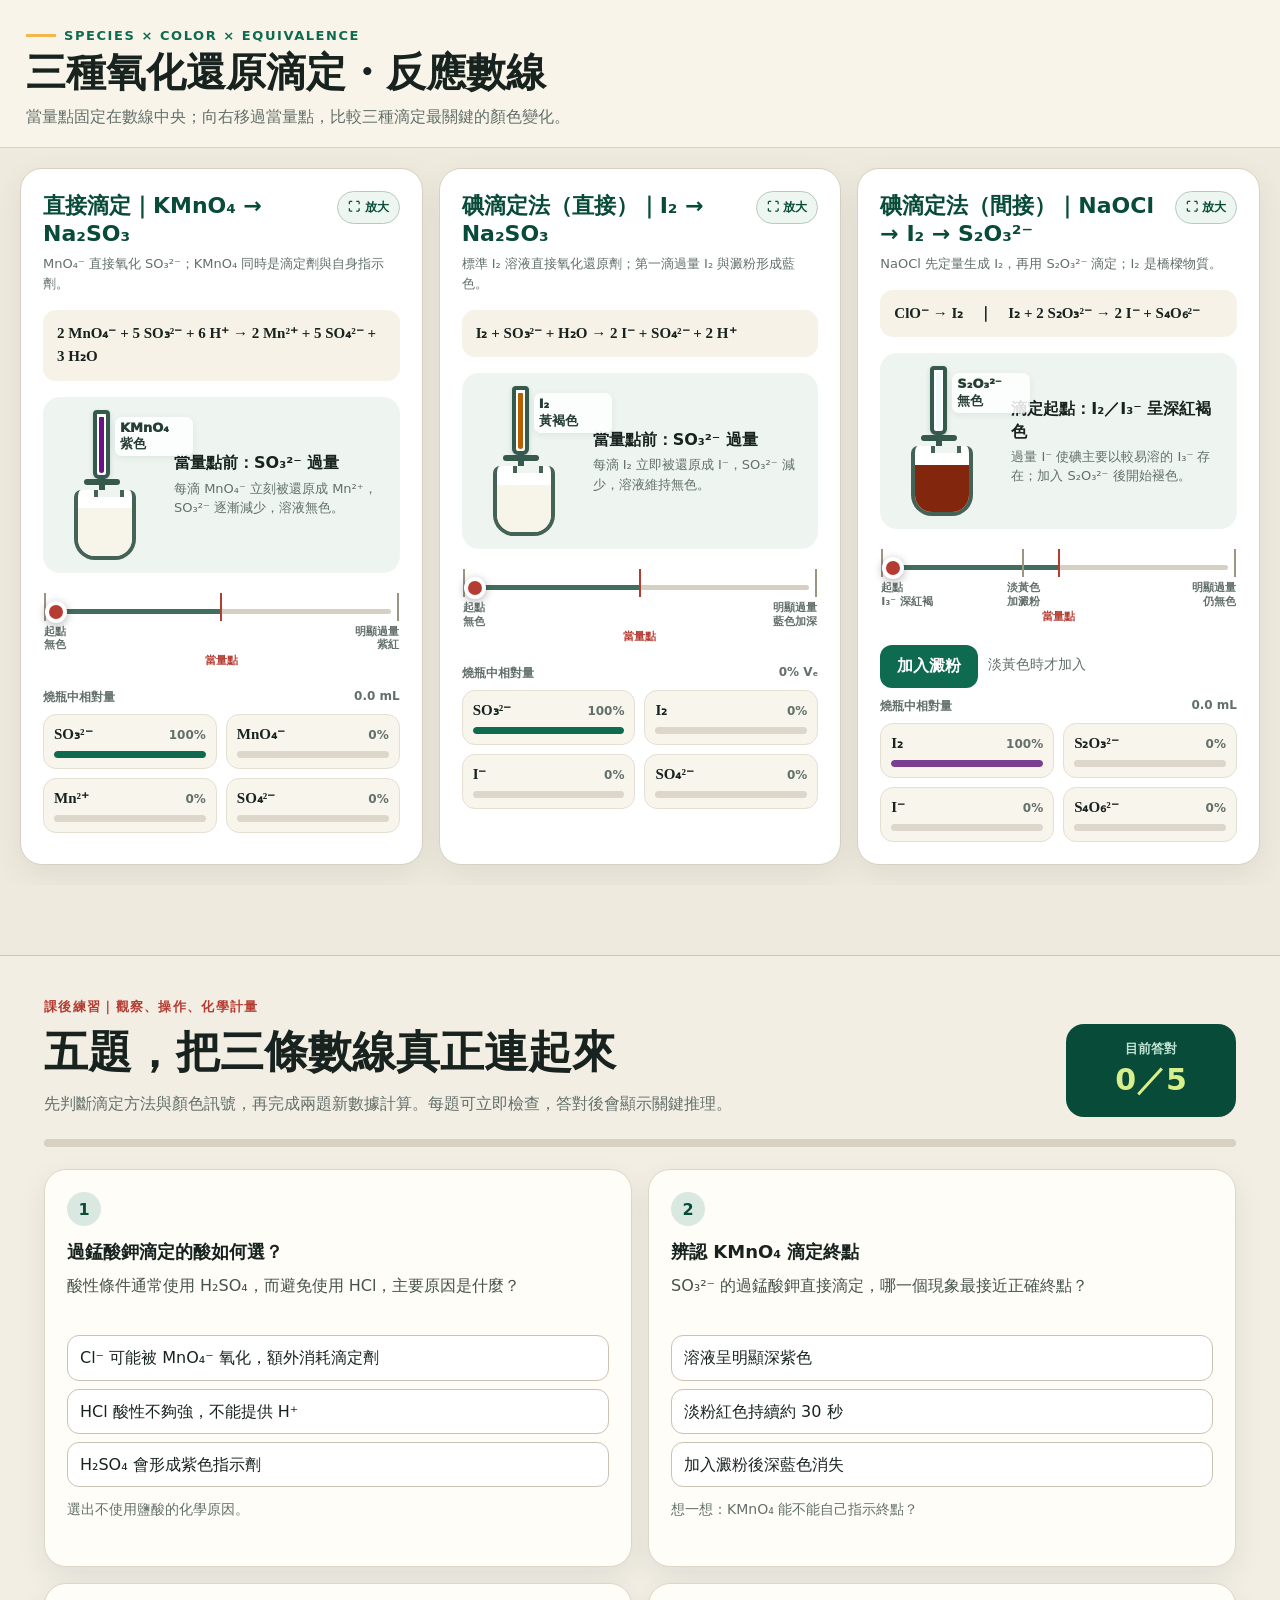
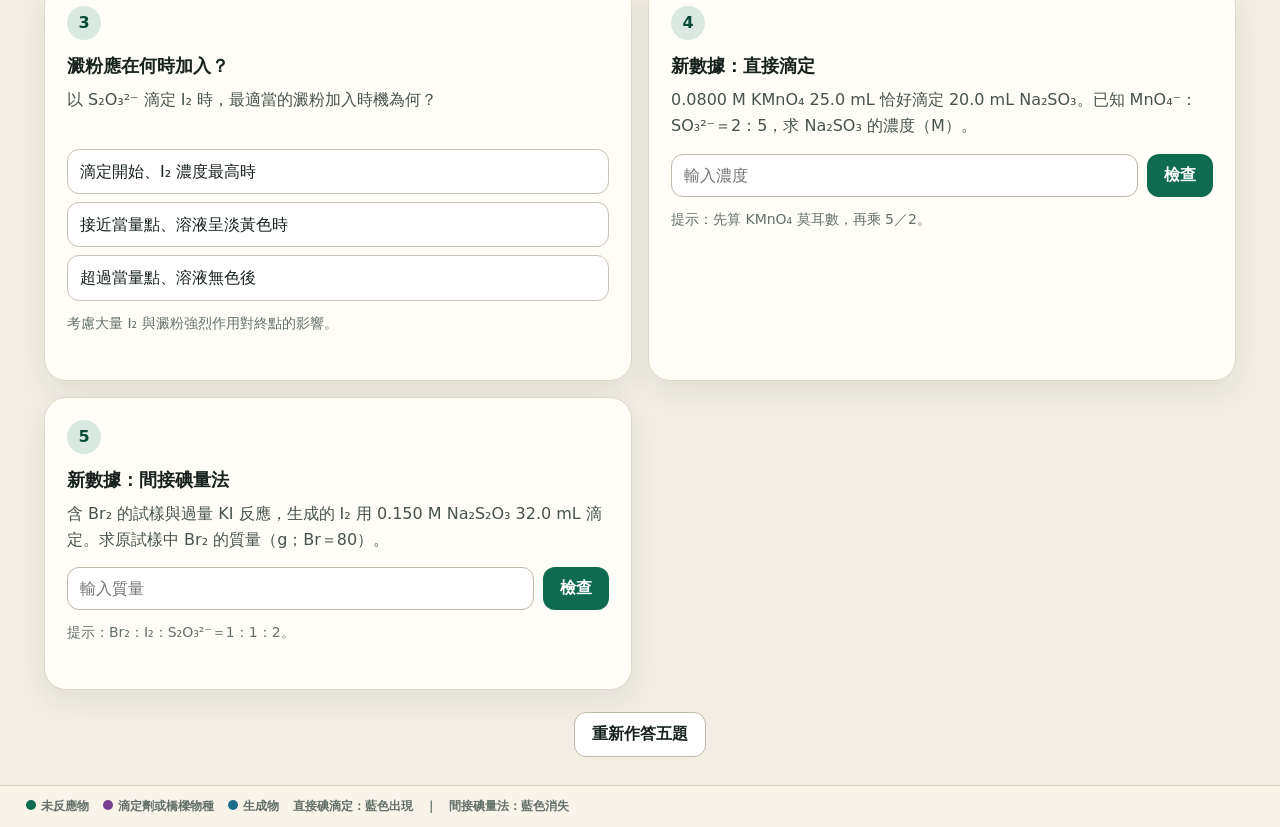
<file: redox-titration-line/index.html>
<!doctype html>
<html lang="zh-Hant">
<head>
  <meta charset="utf-8">
  <meta name="viewport" content="width=device-width, initial-scale=1">
  <meta name="color-scheme" content="light">
  <meta name="description" content="比較過錳酸鉀直接滴定、直接碘滴定與間接碘量法的物種、顏色及當量點變化。">
  <title>三種氧化還原滴定｜互動反應數線</title>
  <style>
    :root {
      --ink:#18231f; --muted:#63706a; --paper:#fffdf7; --line:#d9d3c4;
      --green:#0f6b50; --green-dark:#084b39; --lime:#d9ef8b; --amber:#f2b84b;
      --purple:#7a3f91; --blue:#1f6f8b; --red:#b53c32; --shadow:0 18px 48px rgba(31,42,36,.12);
    }
    *{box-sizing:border-box}
    html{scroll-behavior:smooth}
    body{margin:0;color:var(--ink);background:#f2eee4;font-family:"PingFang TC","Noto Sans TC",system-ui,sans-serif}
    button,input{font:inherit}
    button{cursor:pointer}
    .topbar{position:sticky;top:0;z-index:20;display:flex;align-items:center;justify-content:space-between;gap:16px;padding:14px clamp(18px,4vw,56px);background:rgba(255,253,247,.9);border-bottom:1px solid rgba(130,119,94,.18);backdrop-filter:blur(14px)}
    .brand{display:flex;align-items:center;gap:12px;font-weight:900;letter-spacing:.04em}
    .brand-mark{width:34px;height:34px;display:grid;place-items:center;border-radius:50%;color:white;background:var(--green);box-shadow:inset 0 0 0 5px rgba(255,255,255,.2)}
    .top-actions{display:flex;gap:8px}
    .icon-btn,.pill-btn{border:1px solid #cbc5b8;background:white;color:var(--ink);border-radius:999px;padding:9px 13px;font-weight:800}
    .icon-btn:hover,.pill-btn:hover{border-color:var(--green);color:var(--green)}
    main{max-width:1180px;margin:auto;padding:clamp(24px,5vw,64px) clamp(18px,4vw,44px) 92px}
    .hero{display:grid;grid-template-columns:1.25fr .75fr;gap:34px;align-items:end;margin-bottom:36px}
    .eyebrow{display:inline-flex;align-items:center;gap:8px;color:var(--green);font-weight:900;font-size:13px;letter-spacing:.12em;text-transform:uppercase}
    .eyebrow:before{content:"";width:30px;height:3px;background:var(--amber)}
    h1{font-family:"Noto Serif TC","Songti TC",serif;font-size:clamp(42px,7vw,82px);line-height:1.05;letter-spacing:-.04em;margin:16px 0 18px}
    .hero p{max-width:720px;font-size:clamp(17px,2vw,21px);line-height:1.75;color:#445049;margin:0}
    .formula-card{position:relative;min-height:200px;padding:26px;border-radius:28px;background:var(--green-dark);color:white;overflow:hidden;box-shadow:var(--shadow)}
    .formula-card:after{content:"e⁻";position:absolute;right:-10px;bottom:-34px;font:900 112px/1 Georgia,serif;color:rgba(255,255,255,.09);transform:rotate(-8deg)}
    .formula-card strong{display:block;font-size:15px;color:var(--lime);margin-bottom:42px}
    .formula-card span{display:block;font:700 clamp(22px,3vw,34px)/1.45 Georgia,"Times New Roman",serif}
    .journey-wrap{position:relative;margin:0 0 30px;padding:14px 0 2px}
    .journey-line{position:absolute;left:8%;right:8%;top:36px;height:4px;background:#cec7b8;border-radius:9px}
    .journey-fill{width:0;height:100%;background:linear-gradient(90deg,var(--green),var(--amber));border-radius:9px;transition:width .45s ease}
    .journey{position:relative;display:grid;grid-template-columns:repeat(3,1fr);gap:10px}
    .station-tab{border:0;background:transparent;text-align:center;color:var(--muted);padding:0 8px}
    .station-tab .dot{display:grid;place-items:center;width:48px;height:48px;margin:0 auto 10px;border-radius:50%;border:4px solid #f2eee4;background:#c9c2b3;color:white;font-weight:900;transition:.25s}
    .station-tab b{display:block;font-size:15px}.station-tab small{font-size:12px}
    .station-tab.active{color:var(--green-dark)}
    .station-tab.active .dot,.station-tab.done .dot{background:var(--green);transform:scale(1.08)}
    .station-tab.done .dot:after{content:"✓"}.station-tab.done .dot{font-size:0}
    .lesson{display:none;animation:rise .38s ease}
    .lesson.active{display:block}
    @keyframes rise{from{opacity:0;transform:translateY(10px)}to{opacity:1;transform:none}}
    .lesson-head{display:flex;justify-content:space-between;align-items:start;gap:24px;margin-bottom:18px}
    .lesson-kicker{color:var(--red);font-size:13px;font-weight:900;letter-spacing:.1em}
    h2{font-family:"Noto Serif TC","Songti TC",serif;font-size:clamp(28px,4vw,44px);margin:7px 0 8px}
    .lesson-head p{color:var(--muted);line-height:1.65;margin:0;max-width:780px}
    .tag{white-space:nowrap;border:1px solid #b8cfc6;background:#e9f5ef;color:var(--green-dark);border-radius:999px;padding:8px 12px;font-size:13px;font-weight:900}
    .grid{display:grid;grid-template-columns:1.15fr .85fr;gap:18px}
    .panel{background:var(--paper);border:1px solid #ded7c9;border-radius:24px;padding:clamp(20px,3vw,30px);box-shadow:var(--shadow)}
    .panel h3{font-size:16px;margin:0 0 18px;color:var(--green-dark);letter-spacing:.04em}
    .equation{padding:18px;border-left:5px solid var(--amber);background:#f7f2e7;border-radius:6px 16px 16px 6px;font:700 clamp(16px,2.2vw,23px)/1.6 Georgia,"Times New Roman",serif;overflow-x:auto;white-space:nowrap}
    sub,sup{line-height:0}
    .ratio-rail{display:grid;grid-template-columns:repeat(3,1fr);align-items:center;gap:8px;margin:24px 0}
    .ratio-node{min-height:92px;display:grid;place-items:center;text-align:center;padding:10px;border-radius:18px;background:white;border:2px solid #d8d1c2;font-weight:900}
    .ratio-node b{display:block;font-size:23px;color:var(--green)}
    .ratio-arrow{text-align:center;color:var(--red);font-weight:900;font-size:13px}
    .question{margin:14px 0;padding:16px 18px;border:1px dashed #c6bdac;border-radius:16px;background:#fff}
    .question strong{display:block;margin-bottom:10px}
    .choices{display:flex;flex-wrap:wrap;gap:8px}
    .choice{border:1px solid #c9c2b5;background:#fff;border-radius:12px;padding:9px 12px}
    .choice.selected{border-color:var(--green);background:#e5f3ed;color:var(--green-dark);font-weight:900}
    .choice.wrong{border-color:#d69b94;background:#fff0ed;color:#8f312a}
    .feedback{min-height:25px;margin-top:9px;color:var(--muted);font-size:14px;line-height:1.55}
    .feedback.good{color:var(--green);font-weight:800}.feedback.bad{color:var(--red);font-weight:800}
    .sim{display:grid;gap:16px}
    .flask-area{min-height:214px;display:grid;place-items:center;background:linear-gradient(#eef8f2,#fff);border-radius:20px;border:1px solid #dce7e0}
    .flask{position:relative;width:150px;height:150px;border:6px solid #426255;border-top:0;border-radius:15px 15px 52px 52px;overflow:hidden;transform:perspective(220px) rotateX(-2deg)}
    .flask:before{content:"";position:absolute;left:44px;top:-36px;width:52px;height:50px;border:6px solid #426255;border-bottom:0;border-radius:8px 8px 0 0;background:#eef8f2;z-index:2}
    .liquid{position:absolute;left:0;right:0;bottom:0;height:70%;background:#f7f4e9;transition:background .2s}
    .drop{position:absolute;left:50%;top:14px;width:13px;height:18px;border-radius:50% 50% 50% 0;background:var(--purple);transform:translateX(-50%) rotate(-45deg);opacity:.85}
    .range-labels{display:flex;justify-content:space-between;color:var(--muted);font-size:12px}
    input[type=range]{width:100%;accent-color:var(--purple)}
    .numberline{position:relative;padding:12px 2px 4px}
    .numberline:before{content:"";position:absolute;left:8px;right:8px;top:24px;height:5px;border-radius:8px;background:linear-gradient(90deg,#2e5680 0 var(--endpoint,91%),#d8d1c2 var(--endpoint,91%) 100%)}
    .numberline input{position:relative;z-index:2;margin:0;appearance:none;background:transparent}
    .numberline input::-webkit-slider-runnable-track{height:5px;background:transparent}
    .numberline input::-webkit-slider-thumb{appearance:none;width:23px;height:23px;margin-top:-9px;border:4px solid white;border-radius:50%;background:var(--red);box-shadow:0 2px 8px rgba(0,0,0,.28)}
    .numberline .eq-tick{position:absolute;left:var(--endpoint,91%);top:7px;width:2px;height:34px;background:var(--red);transform:translateX(-1px)}
    .numberline .eq-tick span{position:absolute;top:-18px;left:50%;transform:translateX(-50%);white-space:nowrap;color:var(--red);font-size:11px;font-weight:900}
    .mini-flask{position:relative;height:92px;border:4px solid #456257;border-top:0;border-radius:9px 9px 28px 28px;overflow:hidden;background:white}
    .mini-flask:before{content:"";position:absolute;left:calc(50% - 18px);top:-22px;width:30px;height:27px;border:4px solid #456257;border-bottom:0;background:#f8fbf9;z-index:2}
    .mini-liquid{position:absolute;left:0;right:0;bottom:0;height:70%;transition:background .2s}
    .color-note{display:grid;grid-template-columns:80px 1fr;gap:14px;align-items:center;padding:15px;border-radius:18px;background:#eef5f1;margin-bottom:14px}
    .starch-action{display:flex;align-items:center;gap:10px;flex-wrap:wrap;margin-top:10px}
    .starch-action button{padding:8px 12px;font-size:13px}
    .starch-action button:disabled{cursor:not-allowed;opacity:.45}
    .starch-status{font-size:12px;font-weight:900;color:var(--muted)}
    .readout{display:flex;align-items:baseline;justify-content:space-between;gap:16px}
    .readout b{font-size:30px;color:var(--purple)}
    .controls{display:grid;grid-template-columns:1fr 1fr;gap:12px}
    label{display:grid;gap:7px;color:var(--muted);font-size:13px;font-weight:800}
    input[type=number]{width:100%;border:1px solid #bfb7a8;border-radius:12px;padding:11px 12px;background:white;color:var(--ink)}
    .calc{margin-top:16px;padding:17px;border-radius:16px;background:var(--green-dark);color:white}
    .calc small{color:#bfe4d4}.calc .answer{font-size:clamp(24px,3.8vw,38px);font-weight:900;margin-top:5px;color:var(--lime)}
    .chain{display:grid;gap:10px}
    .chain-step{position:relative;border:1px solid #d8d1c2;border-radius:18px;padding:17px 18px 17px 64px;background:#fff;transition:.25s}
    .chain-step:before{content:attr(data-n);position:absolute;left:17px;top:16px;width:32px;height:32px;display:grid;place-items:center;border-radius:50%;background:#d9e9e1;color:var(--green-dark);font-weight:900}
    .chain-step:not(:last-child):after{content:"↓";position:absolute;left:28px;bottom:-20px;z-index:2;color:var(--red);font-weight:900}
    .chain-step.active{border-color:var(--green);box-shadow:0 0 0 3px #dfeee8}
    .chain-step b{display:block;margin-bottom:5px}.chain-step span{color:var(--muted);font-size:14px}
    .answer-row{display:flex;gap:10px;align-items:stretch}
    .answer-row input{flex:1;min-width:0;border:1px solid #bfb7a8;border-radius:12px;padding:12px}
    .primary{border:0;border-radius:12px;padding:11px 17px;background:var(--green);color:white;font-weight:900}
    .ghost{border:1px solid #bfb7a8;border-radius:12px;padding:11px 17px;background:white;color:var(--ink);font-weight:900}
    .lesson-nav{display:flex;justify-content:space-between;gap:12px;margin-top:22px}
    .lesson-nav button{min-width:145px}
    .takeaway{margin-top:30px;padding:26px;border-radius:24px;background:#eddba8;display:grid;grid-template-columns:auto 1fr;gap:18px;align-items:start}
    .takeaway .badge{width:50px;height:50px;display:grid;place-items:center;border-radius:15px;background:#1c3f34;color:white;font-size:25px}
    .takeaway h3{margin:0 0 6px}.takeaway p{margin:0;line-height:1.7;color:#554b35}
    .practice-section{margin-top:70px;padding:42px clamp(18px,4vw,44px) 28px;border-top:1px solid #cec7b8;background:#f2eee4;scroll-margin-top:86px}
    .practice-head{display:flex;justify-content:space-between;align-items:end;gap:24px;margin-bottom:22px}
    .practice-head p{max-width:700px;margin:8px 0 0;color:var(--muted);line-height:1.7}
    .practice-score{flex:0 0 auto;min-width:170px;padding:16px 18px;border-radius:18px;background:var(--green-dark);color:white;text-align:center}
    .practice-score small{display:block;color:#bfe4d4;font-weight:800}
    .practice-score b{display:block;margin-top:2px;color:var(--lime);font-size:30px}
    .practice-progress{height:8px;margin:0 0 22px;border-radius:8px;background:#d8d1c2;overflow:hidden}
    .practice-progress span{display:block;width:0;height:100%;border-radius:8px;background:linear-gradient(90deg,var(--green),var(--amber));transition:width .3s ease}
    .practice-grid{display:grid;grid-template-columns:repeat(2,minmax(0,1fr));gap:16px}
    .practice-card{padding:22px;border:1px solid #ded7c9;border-radius:22px;background:var(--paper);box-shadow:0 10px 28px rgba(31,42,36,.08)}
    .practice-card.is-correct{border-color:#83b7a1;background:#f4fbf7}
    .practice-number{display:inline-grid;place-items:center;width:34px;height:34px;margin-bottom:12px;border-radius:50%;background:#d9e9e1;color:var(--green-dark);font-weight:900}
    .practice-card h3{margin:0 0 8px;font-size:18px;line-height:1.5;color:var(--ink)}
    .practice-card .prompt{min-height:48px;margin:0 0 14px;color:#46534c;line-height:1.65}
    .practice-options{display:grid;gap:8px}
    .practice-choice{width:100%;padding:10px 12px;border:1px solid #c9c2b5;border-radius:12px;background:white;color:var(--ink);text-align:left;line-height:1.45}
    .practice-choice:hover:not(:disabled){border-color:var(--green)}
    .practice-choice.is-wrong{border-color:#d69b94;background:#fff0ed;color:#8f312a}
    .practice-choice.is-correct{border-color:var(--green);background:#e5f3ed;color:var(--green-dark);font-weight:900}
    .practice-choice:disabled{cursor:default;opacity:.72}
    .practice-input{display:flex;gap:9px;align-items:stretch}
    .practice-input input{flex:1;min-width:0}
    .practice-feedback{min-height:45px;margin-top:12px;color:var(--muted);font-size:14px;line-height:1.55}
    .practice-feedback.good{color:var(--green-dark);font-weight:800}.practice-feedback.bad{color:var(--red);font-weight:800}
    .practice-actions{display:flex;justify-content:center;margin-top:22px}
    footer{text-align:center;color:#7b776d;font-size:13px;padding:24px}
    .toast{position:fixed;left:50%;bottom:28px;z-index:30;transform:translate(-50%,120px);opacity:0;background:#193c31;color:#fff;padding:12px 18px;border-radius:999px;box-shadow:var(--shadow);transition:.3s;font-weight:800}
    .toast.show{transform:translate(-50%,0);opacity:1}
    .map-dialog{width:min(1180px,96vw);max-height:94vh;padding:0;border:0;border-radius:28px;background:var(--paper);color:var(--ink);box-shadow:0 30px 90px rgba(20,35,29,.32);overflow:hidden}
    .map-dialog::backdrop{background:rgba(10,31,24,.62);backdrop-filter:blur(6px)}
    .map-shell{display:grid;grid-template-rows:auto 1fr auto;max-height:94vh}
    .map-head{display:flex;justify-content:space-between;align-items:start;gap:20px;padding:22px 26px 17px;border-bottom:1px solid var(--line);background:#f8f4e9}
    .map-head h2{margin:2px 0 5px;font-size:clamp(26px,3.5vw,40px)}
    .map-head p{margin:0;color:var(--muted);line-height:1.55}
    .map-close{flex:0 0 auto;width:42px;height:42px;border:1px solid #c9c2b5;border-radius:50%;background:white;color:var(--ink);font-size:22px}
    .map-body{display:grid;grid-template-columns:minmax(670px,1fr) 310px;min-height:0;overflow:auto}
    .graph-stage{position:relative;min-height:620px;background:radial-gradient(circle at 50% 42%,rgba(217,239,139,.18),transparent 25%),linear-gradient(#fffdf7,#f7f2e8);overflow:hidden}
    .graph-lines{position:absolute;inset:0;width:100%;height:100%;pointer-events:none}
    .graph-lines > path{fill:none;stroke:#b5ad9c;stroke-width:2;marker-end:url(#arrow)}
    .graph-node{position:absolute;left:var(--x);top:var(--y);transform:translate(-50%,-50%);width:138px;min-height:56px;padding:10px 9px;border:0;border-radius:16px;background:white;color:var(--ink);box-shadow:0 8px 22px rgba(37,49,43,.13);font-size:13px;font-weight:900;line-height:1.35;text-align:center;transition:.18s}
    .graph-node:hover,.graph-node:focus-visible{transform:translate(-50%,-50%) scale(1.05);outline:3px solid rgba(15,107,80,.2)}
    .graph-node[aria-pressed="true"]{background:var(--green-dark);color:white;box-shadow:0 10px 26px rgba(8,75,57,.28)}
    .graph-node.prereq{border-top:5px solid var(--amber)}
    .graph-node.core{width:170px;background:#dff0e8;border:2px solid #9ac5b3;color:var(--green-dark);font-size:15px}
    .graph-node.method{border-top:5px solid var(--green)}
    .graph-node.evidence{border-top:5px solid var(--purple)}
    .graph-node.application{border-top:5px solid var(--blue)}
    .map-detail{padding:24px;border-left:1px solid var(--line);background:white;overflow:auto}
    .map-detail .type{display:inline-block;margin-bottom:10px;padding:5px 9px;border-radius:999px;background:#e4f1eb;color:var(--green-dark);font-size:12px;font-weight:900}
    .map-detail h3{margin:0 0 10px;font:800 25px/1.3 "Noto Serif TC","Songti TC",serif;color:var(--ink)}
    .map-detail p{margin:0 0 17px;color:#4d5a53;line-height:1.7}
    .map-detail dl{margin:0;display:grid;gap:14px}
    .map-detail dt{font-size:12px;font-weight:900;color:var(--red);letter-spacing:.06em}
    .map-detail dd{margin:3px 0 0;line-height:1.6;color:#37443e}
    .map-legend{display:flex;flex-wrap:wrap;gap:14px;padding:12px 26px;border-top:1px solid var(--line);background:#f8f4e9;color:var(--muted);font-size:12px;font-weight:800}
    .legend-dot{display:inline-block;width:10px;height:10px;margin-right:5px;border-radius:50%}
    .process-dialog{width:min(1380px,98vw)}
    .process-grid{display:grid;grid-template-columns:repeat(3,minmax(340px,1fr));gap:16px;padding:20px;background:#efeade;overflow:auto}
    .process-card{min-width:0;padding:22px;border:1px solid #d8d1c3;border-radius:22px;background:white;box-shadow:0 10px 30px rgba(32,45,38,.08)}
    .process-card-head{display:flex;align-items:flex-start;justify-content:space-between;gap:12px;margin-bottom:4px}
    .process-card h3{margin:0 0 4px;color:var(--green-dark);font-size:22px}
    .card-expand{flex:0 0 auto;border:1px solid #b9c8c1;border-radius:999px;background:#edf6f1;color:var(--green-dark);padding:7px 10px;font-size:12px;font-weight:900}
    .card-expand:hover,.card-expand:focus-visible{background:var(--green);color:white;outline:3px solid rgba(15,107,80,.16)}
    .process-card .subtitle{margin:0 0 16px;color:var(--muted);font-size:13px;line-height:1.55}
    .process-equation{padding:12px 14px;border-radius:13px;background:#f7f2e7;font:700 15px/1.55 Georgia,"Times New Roman",serif;overflow-wrap:anywhere}
    .process-observation{display:grid;grid-template-columns:104px 1fr;gap:14px;align-items:center;margin:16px 0;padding:13px;border-radius:17px;background:#eef5f1}
    .titration-apparatus{position:relative;width:98px;height:150px;display:flex;align-items:flex-end;justify-content:center}
    .burette{position:absolute;left:37px;top:0;width:17px;height:69px;border:4px solid #36594d;border-radius:4px 4px 6px 6px;background:white;overflow:hidden;box-shadow:0 2px 5px rgba(28,54,45,.18)}
    .burette-liquid{position:absolute;inset:3px 2px 2px;background:var(--titrant,#f7f4e9);border-radius:1px 1px 3px 3px}
    .burette-tip{position:absolute;left:43px;top:68px;width:6px;height:21px;background:#36594d}
    .burette-stopcock{position:absolute;left:28px;top:69px;width:36px;height:6px;border-radius:4px;background:#36594d}
    .burette-drop{position:absolute;left:41px;top:95px;width:10px;height:13px;border:2px solid rgba(54,89,77,.35);border-radius:60% 60% 65% 65%;background:var(--titrant,#f7f4e9);transform:rotate(45deg)}
    .burette-caption{position:absolute;left:59px;top:7px;width:78px;padding:3px 5px;border-radius:7px;background:rgba(255,255,255,.86);color:#263d35;font-size:13px;font-weight:950;line-height:1.3;box-shadow:0 2px 7px rgba(28,54,45,.08)}
    .solution-vial{position:relative;width:62px;height:70px;border:4px solid #456257;border-top:0;border-radius:7px 7px 21px 21px;overflow:hidden;background:white}
    .solution-vial:before{content:"";position:absolute;left:16px;top:-15px;width:22px;height:18px;border:4px solid #456257;border-bottom:0;background:#eef5f1;z-index:2}
    .solution-color{position:absolute;left:0;right:0;bottom:0;height:72%;background:#f7f4e9;transition:background .2s}
    .process-phase{font-weight:900;color:var(--ink);line-height:1.45}
    .process-note{margin-top:4px;color:var(--muted);font-size:13px;line-height:1.5}
    .process-axis{position:relative;margin:27px 2px 70px}
    .process-axis .track{position:absolute;left:7px;right:7px;top:9px;height:5px;border-radius:8px;background:linear-gradient(90deg,#426e5e 0 var(--eq),#d7d0c2 var(--eq) 100%)}
    .process-axis input{position:relative;z-index:2;width:100%;margin:0;appearance:none;background:transparent;accent-color:var(--red)}
    .process-axis input::-webkit-slider-runnable-track{height:5px;background:transparent}
    .process-axis input::-webkit-slider-thumb{appearance:none;width:22px;height:22px;margin-top:-9px;border:4px solid white;border-radius:50%;background:var(--red);box-shadow:0 2px 8px rgba(0,0,0,.3)}
    .axis-mark{position:absolute;top:-7px;left:var(--pos);width:2px;height:28px;background:#9c9485;transform:translateX(-1px)}
    .axis-mark strong{position:absolute;top:32px;left:50%;min-width:76px;transform:translateX(-50%);text-align:center;color:var(--muted);font-size:11px;line-height:1.25}
    .axis-mark.important{background:var(--red)}.axis-mark.important strong{top:61px;color:var(--red)}
    .axis-mark.edge-start strong{left:0;transform:none;text-align:left}.axis-mark.edge-end strong{left:auto;right:0;transform:none;text-align:right}
    .species-title{display:flex;justify-content:space-between;gap:10px;margin:10px 0 8px;color:var(--muted);font-size:12px;font-weight:900}
    .species-grid{display:grid;grid-template-columns:repeat(2,1fr);gap:9px}
    .species-item{padding:10px;border-radius:13px;background:#f8f5ed;border:1px solid #e5dfd2}
    .species-row{display:flex;justify-content:space-between;gap:7px;align-items:baseline;font-size:12px}
    .species-row b{font:700 15px/1.2 Georgia,"Times New Roman",serif;color:var(--ink)}
    .species-value{color:var(--muted);font-weight:900}
    .species-meter{height:7px;margin-top:8px;border-radius:8px;background:#ddd7cb;overflow:hidden}
    .species-meter span{display:block;width:var(--amount,0%);height:100%;border-radius:8px;background:var(--green);transition:width .2s}
    .species-item.reagent .species-meter span{background:var(--purple)}
    .species-item.product .species-meter span{background:var(--blue)}
    .process-actions{display:flex;align-items:center;gap:10px;flex-wrap:wrap;margin-top:14px}
    .process-actions .feedback{margin:0}
    .indirect-pretreatment{display:none;margin:14px 0 4px;padding:18px 20px;border:2px solid #e0b052;border-radius:16px;background:#fff8e8}
    .ki-head{display:flex;align-items:start;justify-content:space-between;gap:16px}
    .indirect-pretreatment b{display:block;color:#6d4900;margin-bottom:5px}
    .indirect-pretreatment .ki-equation{font:700 15px/1.5 Georgia,"Times New Roman",serif;color:#3f3420}
    .indirect-pretreatment .feedback{margin-top:4px}
    .process-card.is-expanded .indirect-pretreatment{display:block}
    .ki-progress{white-space:nowrap;padding:6px 10px;border-radius:999px;background:#f4d994;color:#664300;font-size:12px;font-weight:900}
    .ki-axis{margin:27px 4px 66px}
    .ki-axis .track{background:linear-gradient(90deg,#d7d0c2,#d89a26)}
    .ki-ratio-grid{display:grid;grid-template-columns:1fr 1fr;gap:10px}
    .ki-ratio-card{padding:12px 14px;border:1px solid #e3c878;border-radius:13px;background:rgba(255,255,255,.7)}
    .ki-ratio-card strong{display:block;margin-bottom:7px;color:#5a3d00;font-size:12px;letter-spacing:.04em}
    .ki-ratio-values{font:800 17px/1.5 Georgia,"Times New Roman",serif;color:var(--ink)}
    .ki-excess-note{margin-top:10px;color:#705b27;font-size:12px;font-weight:800}
    .ki-color-key{display:flex;gap:10px;flex-wrap:wrap;margin:10px 0 0}
    .ki-color-chip{display:flex;align-items:center;gap:7px;padding:6px 9px;border-radius:999px;background:white;color:#58451d;font-size:12px;font-weight:900}
    .ki-color-chip i{width:16px;height:16px;border:1px solid rgba(70,45,15,.25);border-radius:50%}
    body.process-only{min-height:100vh;background:#efeade}
    body.process-only > .topbar,body.process-only > main,body.process-only > #mapDialog,body.process-only > footer,body.process-only > .toast{display:none!important}
    body.process-only #processDialog{position:static;display:block;width:100%;max-width:none;max-height:none;margin:0;padding:0;border-radius:0;background:transparent;box-shadow:none;overflow:visible}
    body.process-only #processDialog::backdrop{display:none}
    body.process-only #processDialog .map-shell{min-height:100vh;max-height:none}
    body.process-only #processClose{display:none}
    body.process-only .process-grid{align-items:stretch}
    .process-grid.has-expanded{grid-template-columns:1fr;padding:clamp(18px,3vw,38px)}
    .process-grid.has-expanded .process-card:not(.is-expanded){display:none}
    .process-card.is-expanded{width:min(100%,1040px);justify-self:center;padding:clamp(24px,4vw,44px)}
    .process-card.is-expanded h3{font-size:clamp(26px,4vw,38px)}
    .process-card.is-expanded .subtitle,.process-card.is-expanded .process-note{font-size:16px}
    .process-card.is-expanded .process-equation{font-size:clamp(17px,2vw,23px)}
    .process-card.is-expanded .process-observation{grid-template-columns:120px 1fr;padding:22px}
    .process-card.is-expanded .titration-apparatus{transform:scale(1.14);transform-origin:center}
    .process-card.is-expanded .species-row b{font-size:18px}
    @media(max-width:820px){.hero,.grid,.practice-grid{grid-template-columns:1fr}.formula-card{min-height:160px}.lesson-head{display:block}.tag{display:inline-block;margin-top:12px}.station-tab small{display:none}.ratio-rail{grid-template-columns:1fr}.ratio-arrow{transform:rotate(90deg)}.top-actions .label{display:none}.practice-head{align-items:stretch;flex-direction:column}.practice-score{width:100%}.practice-card .prompt{min-height:0}}
    @media(max-width:1100px){.process-grid{grid-template-columns:repeat(3,minmax(330px,1fr))}}
    @media(max-width:900px){.map-body{grid-template-columns:1fr}.graph-stage{min-width:700px}.map-detail{border-left:0;border-top:1px solid var(--line)}.map-dialog{overflow:auto}.map-shell{max-height:none}.map-body{overflow:visible}.map-head{position:sticky;top:0;z-index:4}.process-card{min-width:330px}}
    @media(max-width:520px){h1{font-size:44px}.topbar{padding:11px 14px}.brand{font-size:14px}.brand-mark{width:30px;height:30px}.lesson-nav button{min-width:0;flex:1}.controls{grid-template-columns:1fr}.answer-row{flex-wrap:wrap}.answer-row input{flex-basis:100%}.takeaway{grid-template-columns:1fr}.ratio-node{min-height:70px}}
    @media(prefers-reduced-motion:reduce){*{scroll-behavior:auto!important;animation:none!important;transition:none!important}}
  </style>
</head>
<body class="process-only">
  <header class="topbar">
    <div class="brand"><span class="brand-mark">e⁻</span>氧化還原滴定學習線</div>
    <div class="top-actions">
      <button class="icon-btn" id="processBtn" title="開啟直接與間接滴定反應數線">↔ <span class="label">反應數線</span></button>
      <button class="icon-btn" id="mapBtn" title="開啟化學教育圖譜">◉ <span class="label">教育圖譜</span></button>
      <button class="icon-btn" id="resetBtn" title="重設本頁">↺ <span class="label">重設</span></button>
      <button class="icon-btn" id="fullBtn" title="全螢幕">⛶ <span class="label">全螢幕</span></button>
    </div>
  </header>

  <main>
    <section class="hero">
      <div>
        <div class="eyebrow">Interactive stoichiometry trail</div>
        <h1>把三題，<br>走成一條線。</h1>
        <p>從過錳酸鉀的直接滴定，走到漂白水與溴水的碘量法。每一站都只問同一件事：<b>已知的莫耳數，如何沿反應係數走到未知量？</b></p>
      </div>
      <aside class="formula-card" aria-label="共同解題原則">
        <strong>共同核心</strong>
        <span>滴定劑 mol<br>× 反應係數比<br>= 待測物 mol</span>
      </aside>
    </section>

    <nav class="journey-wrap" aria-label="三題學習線">
      <div class="journey-line"><div class="journey-fill" id="journeyFill"></div></div>
      <div class="journey">
        <button class="station-tab active" data-station="0"><span class="dot">1</span><b>直接滴定</b><small>亞硫酸鈉</small></button>
        <button class="station-tab" data-station="1"><span class="dot">2</span><b>間接滴定</b><small>漂白水</small></button>
        <button class="station-tab" data-station="2"><span class="dot">3</span><b>遷移挑戰</b><small>溴水</small></button>
      </div>
    </nav>

    <section class="lesson active" data-lesson="0">
      <div class="lesson-head">
        <div><div class="lesson-kicker">範例 4｜氧化還原反應的計量</div><h2>KMnO₄ 直接滴定 Na₂SO₃</h2><p>先辨識酸的角色與端點，再沿著 <b>2 : 5</b> 的係數比完成濃度計算。</p></div>
        <span class="tag">一段反應鏈</span>
      </div>
      <div class="grid">
        <article class="panel">
          <h3>01｜反應與判斷</h3>
          <div class="equation">2 MnO<sub>4</sub><sup>−</sup> + 5 SO<sub>3</sub><sup>2−</sup> + 6 H<sup>+</sup> → 2 Mn<sup>2+</sup> + 5 SO<sub>4</sub><sup>2−</sup> + 3 H<sub>2</sub>O</div>
          <div class="ratio-rail">
            <div class="ratio-node"><span><b>0.00400</b>mol MnO₄⁻</span></div>
            <div class="ratio-arrow">× 5 / 2 →</div>
            <div class="ratio-node"><span><b>0.0100</b>mol SO₃²⁻</span></div>
          </div>
          <div class="question">
            <strong>為何不能把硫酸換成鹽酸？</strong>
            <div class="choices" data-answer="cl-oxidized">
              <button class="choice" data-value="too-weak">鹽酸酸性太弱</button>
              <button class="choice" data-value="cl-oxidized">Cl⁻ 會被 MnO₄⁻ 氧化</button>
              <button class="choice" data-value="precipitate">會產生沉澱</button>
            </div>
            <div class="feedback">選一個理由。</div>
          </div>
        </article>
        <aside class="panel sim">
          <h3>02｜拖曳滴定管：觀察端點</h3>
          <div class="flask-area"><div class="drop"></div><div class="flask"><div class="liquid" id="liquid1"></div></div></div>
          <div class="numberline" style="--endpoint:93%"><span class="eq-tick"><span>當量點</span></span><input id="volume1" type="range" min="0" max="43" step="0.1" value="0" aria-label="加入過錳酸鉀體積"></div>
          <div class="range-labels"><span>0 mL</span><span>當量點 40.0 mL</span><span>43 mL</span></div>
          <div class="readout"><span>KMnO₄ 已加入</span><b><span id="vol1Read">0.0</span> mL</b></div>
          <div class="feedback" id="endpointText">當量點前：每滴紫色 MnO₄⁻ 都立刻被還原，溶液維持無色。</div>
          <div class="calc"><small>c(SO₃²⁻) = 0.100 × 0.0400 × 5/2 ÷ 0.0500</small><div class="answer">0.200 M</div></div>
        </aside>
      </div>
      <div class="lesson-nav"><button class="ghost" disabled>← 起點</button><button class="primary next" data-next="1">下一站：漂白水 →</button></div>
    </section>

    <section class="lesson" data-lesson="1">
      <div class="lesson-head">
        <div><div class="lesson-kicker">範例 5｜間接滴定法的計量</div><h2>漂白水的有效成分 NaOCl</h2><p>NaOCl 不直接和滴定劑反應；先用 I⁻ 把氧化力「轉交」給 I₂，再滴定 I₂。</p></div>
        <span class="tag">兩段反應鏈</span>
      </div>
      <div class="grid">
        <article class="panel">
          <h3>01｜點選兩段反應，沿鏈追蹤</h3>
          <div class="chain" id="chain2">
            <button class="chain-step active" data-n="1"><b>產生碘</b><span>ClO⁻ + 2 I⁻ + 2 H⁺ → I₂ + Cl⁻ + H₂O</span></button>
            <button class="chain-step" data-n="2"><b>滴定碘</b><span>I₂ + 2 S₂O₃²⁻ → 2 I⁻ + S₄O₆²⁻</span></button>
            <button class="chain-step" data-n="3"><b>合併比例</b><span>1 mol ClO⁻ ≡ 1 mol I₂ ≡ 2 mol S₂O₃²⁻</span></button>
          </div>
          <div class="question">
            <strong>接近終點時才加澱粉，終點現象是？</strong>
            <div class="choices" data-answer="blue-gone">
              <button class="choice" data-value="blue-gone">深藍色剛好消失</button>
              <button class="choice" data-value="blue-appears">深藍色剛好出現</button>
              <button class="choice" data-value="pink">出現淡粉紅色</button>
            </div>
            <div class="feedback">選一個端點現象。</div>
          </div>
        </article>
        <aside class="panel">
          <h3>02｜顏色—當量點—化學計量數線</h3>
          <div class="color-note"><div class="mini-flask"><div class="mini-liquid" id="liquid2"></div></div><div><b id="phase2">當量點前：尚未加澱粉</b><div class="feedback" id="colorText2">I₂ 呈黃褐色，加入 S₂O₃²⁻ 後逐漸變淡。</div><div class="starch-action"><button class="primary" id="starchBtn2" disabled>加入澱粉</button><span class="starch-status" id="starchStatus2">接近當量點時才加入</span></div></div></div>
          <div class="numberline" style="--endpoint:91%"><span class="eq-tick"><span>20.0 mL</span></span><input id="volume2" type="range" min="0" max="22" step="0.1" value="0" aria-label="加入硫代硫酸鈉體積"></div>
          <div class="range-labels"><span>0 mL｜深藍</span><span>當量點｜無色</span><span>22 mL｜過量</span></div>
          <div class="readout"><span>Na₂S₂O₃ 已加入</span><b style="color:var(--blue)"><span id="vol2Read">0.0</span> mL</b></div>
          <h3 style="margin-top:24px">03｜改變題目數據，即時重算</h3>
          <div class="controls">
            <label>Na₂S₂O₃ 濃度（M）<input id="c2" type="number" value="0.100" min="0.001" step="0.001"></label>
            <label>Na₂S₂O₃ 體積（mL）<input id="v2" type="number" value="20.0" min="0.1" step="0.1"></label>
            <label>漂白水質量（g）<input id="m2" type="number" value="1.00" min="0.01" step="0.01"></label>
            <label>NaOCl 莫耳質量（g/mol）<input id="mm2" type="number" value="74.5" min="1" step="0.1"></label>
          </div>
          <div class="ratio-rail">
            <div class="ratio-node"><span><b id="thio2">0.00200</b>mol S₂O₃²⁻</span></div>
            <div class="ratio-arrow">÷ 2 →</div>
            <div class="ratio-node"><span><b id="hypo2">0.00100</b>mol NaOCl</span></div>
          </div>
          <div class="calc"><small>質量百分率 = n(NaOCl) × 74.5 ÷ 1.00 × 100%</small><div class="answer" id="percent2">7.45%</div></div>
        </aside>
      </div>
      <div class="lesson-nav"><button class="ghost prev" data-prev="0">← 回直接滴定</button><button class="primary next" data-next="2">下一站：遷移挑戰 →</button></div>
    </section>

    <section class="lesson" data-lesson="2">
      <div class="lesson-head">
        <div><div class="lesson-kicker">類題 5｜把方法遷移到新物質</div><h2>溴水中的 Br₂ 有多少克？</h2><p>題目換了物質，但中間的 I₂ 與 S₂O₃²⁻ 比例完全相同。先自己作答，再逐層開提示。</p></div>
        <span class="tag">概念遷移</span>
      </div>
      <div class="grid">
        <article class="panel">
          <h3>01｜請先完成</h3>
          <div class="equation">Br<sub>2</sub> + 2 I<sup>−</sup> → 2 Br<sup>−</sup> + I<sub>2</sub><br>I<sub>2</sub> + 2 S<sub>2</sub>O<sub>3</sub><sup>2−</sup> → 2 I<sup>−</sup> + S<sub>4</sub>O<sub>6</sub><sup>2−</sup></div>
          <div class="question">
            <strong>0.200 M Na₂S₂O₃ 25.0 mL 對應多少克 Br₂？</strong>
            <div class="answer-row"><input id="answer3" type="number" step="0.001" placeholder="輸入數值（g）" aria-label="溴的質量答案"><button class="primary" id="check3">檢查</button><button class="ghost" id="hint3">提示</button></div>
            <div class="feedback" id="feedback3">Br = 80，所以 M(Br₂) = 160 g/mol。</div>
          </div>
          <h3 style="margin-top:22px">02｜拖曳類題滴定數線</h3>
          <div class="color-note"><div class="mini-flask"><div class="mini-liquid" id="liquid3"></div></div><div><b id="phase3">當量點前：尚未加澱粉</b><div class="feedback" id="colorText3">I₂ 呈黃褐色，先滴定至淡黃色。</div><div class="starch-action"><button class="primary" id="starchBtn3" disabled>加入澱粉</button><span class="starch-status" id="starchStatus3">接近當量點時才加入</span></div></div></div>
          <div class="numberline" style="--endpoint:93%"><span class="eq-tick"><span>25.0 mL</span></span><input id="volume3" type="range" min="0" max="27" step="0.1" value="0" aria-label="類題加入硫代硫酸鈉體積"></div>
          <div class="range-labels"><span>0 mL｜深藍</span><span>當量點｜無色</span><span>27 mL｜過量</span></div>
          <div class="readout"><span>Na₂S₂O₃ 已加入</span><b style="color:var(--blue)"><span id="vol3Read">0.0</span> mL</b></div>
          <div class="calc"><small id="work3">答案會在答對後顯示完整算式。</small><div class="answer" id="result3">—</div></div>
        </article>
        <aside class="panel">
          <h3>02｜三題連線總結</h3>
          <div class="chain">
            <div class="chain-step" data-n="A"><b>範例 4：直接走</b><span>MnO₄⁻ → SO₃²⁻，使用 2 : 5</span></div>
            <div class="chain-step" data-n="B"><b>範例 5：透過 I₂</b><span>ClO⁻ → I₂ → S₂O₃²⁻，總比 1 : 2</span></div>
            <div class="chain-step" data-n="C"><b>類題 5：換待測物</b><span>Br₂ → I₂ → S₂O₃²⁻，仍是 1 : 2</span></div>
          </div>
          <div class="takeaway"><div class="badge">↗</div><div><h3>看到間接滴定，先找「橋樑物質」</h3><p>本組題的橋樑是 I₂。不要把兩個反應的係數硬背在一起；逐段走，單位會帶你到答案。</p></div></div>
        </aside>
      </div>
      <div class="lesson-nav"><button class="ghost prev" data-prev="1">← 回漂白水</button><button class="primary" id="finishBtn">前往五題練習 →</button></div>
    </section>

    <section class="practice-section" id="practice" aria-labelledby="practiceTitle">
      <header class="practice-head">
        <div>
          <div class="lesson-kicker">課後練習｜觀察、操作、化學計量</div>
          <h2 id="practiceTitle">五題，把三條數線真正連起來</h2>
          <p>先判斷滴定方法與顏色訊號，再完成兩題新數據計算。每題可立即檢查，答對後會顯示關鍵推理。</p>
        </div>
        <div class="practice-score" aria-live="polite"><small>目前答對</small><b><span id="practiceScore">0</span>／5</b></div>
      </header>
      <div class="practice-progress" role="progressbar" aria-label="練習完成度" aria-valuemin="0" aria-valuemax="5" aria-valuenow="0"><span id="practiceProgress"></span></div>
      <div class="practice-grid">
        <article class="practice-card" data-practice="choice" data-answer="chloride">
          <span class="practice-number">1</span>
          <h3>過錳酸鉀滴定的酸如何選？</h3>
          <p class="prompt">酸性條件通常使用 H₂SO₄，而避免使用 HCl，主要原因是什麼？</p>
          <div class="practice-options">
            <button class="practice-choice" data-value="chloride">Cl⁻ 可能被 MnO₄⁻ 氧化，額外消耗滴定劑</button>
            <button class="practice-choice" data-value="weak">HCl 酸性不夠強，不能提供 H⁺</button>
            <button class="practice-choice" data-value="indicator">H₂SO₄ 會形成紫色指示劑</button>
          </div>
          <div class="practice-feedback" aria-live="polite">選出不使用鹽酸的化學原因。</div>
        </article>

        <article class="practice-card" data-practice="choice" data-answer="pale-pink">
          <span class="practice-number">2</span>
          <h3>辨認 KMnO₄ 滴定終點</h3>
          <p class="prompt">SO₃²⁻ 的過錳酸鉀直接滴定，哪一個現象最接近正確終點？</p>
          <div class="practice-options">
            <button class="practice-choice" data-value="purple">溶液呈明顯深紫色</button>
            <button class="practice-choice" data-value="pale-pink">淡粉紅色持續約 30 秒</button>
            <button class="practice-choice" data-value="blue">加入澱粉後深藍色消失</button>
          </div>
          <div class="practice-feedback" aria-live="polite">想一想：KMnO₄ 能不能自己指示終點？</div>
        </article>

        <article class="practice-card" data-practice="choice" data-answer="near-endpoint">
          <span class="practice-number">3</span>
          <h3>澱粉應在何時加入？</h3>
          <p class="prompt">以 S₂O₃²⁻ 滴定 I₂ 時，最適當的澱粉加入時機為何？</p>
          <div class="practice-options">
            <button class="practice-choice" data-value="start">滴定開始、I₂ 濃度最高時</button>
            <button class="practice-choice" data-value="near-endpoint">接近當量點、溶液呈淡黃色時</button>
            <button class="practice-choice" data-value="after">超過當量點、溶液無色後</button>
          </div>
          <div class="practice-feedback" aria-live="polite">考慮大量 I₂ 與澱粉強烈作用對終點的影響。</div>
        </article>

        <article class="practice-card" data-practice="number" data-answer="0.250" data-tolerance="0.0006">
          <span class="practice-number">4</span>
          <h3>新數據：直接滴定</h3>
          <p class="prompt">0.0800 M KMnO₄ 25.0 mL 恰好滴定 20.0 mL Na₂SO₃。已知 MnO₄⁻：SO₃²⁻＝2：5，求 Na₂SO₃ 的濃度（M）。</p>
          <div class="practice-input"><input type="number" step="0.001" inputmode="decimal" placeholder="輸入濃度" aria-label="第四題 Na2SO3 濃度"><button class="primary practice-check">檢查</button></div>
          <div class="practice-feedback" aria-live="polite">提示：先算 KMnO₄ 莫耳數，再乘 5／2。</div>
        </article>

        <article class="practice-card" data-practice="number" data-answer="0.384" data-tolerance="0.0006">
          <span class="practice-number">5</span>
          <h3>新數據：間接碘量法</h3>
          <p class="prompt">含 Br₂ 的試樣與過量 KI 反應，生成的 I₂ 用 0.150 M Na₂S₂O₃ 32.0 mL 滴定。求原試樣中 Br₂ 的質量（g；Br＝80）。</p>
          <div class="practice-input"><input type="number" step="0.001" inputmode="decimal" placeholder="輸入質量" aria-label="第五題 Br2 質量"><button class="primary practice-check">檢查</button></div>
          <div class="practice-feedback" aria-live="polite">提示：Br₂：I₂：S₂O₃²⁻＝1：1：2。</div>
        </article>
      </div>
      <div class="practice-actions"><button class="ghost" id="resetPractice">重新作答五題</button></div>
    </section>
  </main>
  <dialog class="map-dialog" id="mapDialog" aria-labelledby="mapTitle">
    <div class="map-shell">
      <header class="map-head">
        <div><div class="eyebrow">Chemistry education map</div><h2 id="mapTitle">氧化還原滴定・化學教育圖譜</h2><p>由先備知識走向方法、可觀察證據與三題遷移。點選節點查看教學意義與檢核問題。</p></div>
        <button class="map-close" id="mapClose" aria-label="關閉化學教育圖譜">×</button>
      </header>
      <div class="map-body">
        <div class="graph-stage" role="group" aria-label="氧化還原滴定概念關係圖">
          <svg class="graph-lines" viewBox="0 0 1000 650" preserveAspectRatio="none" aria-hidden="true">
            <defs><marker id="arrow" viewBox="0 0 10 10" refX="8" refY="5" markerWidth="6" markerHeight="6" orient="auto-start-reverse"><path d="M 0 0 L 10 5 L 0 10 z" fill="#9b9486"></path></marker></defs>
            <path d="M150 80 Q260 130 440 165"></path><path d="M500 55 L500 155"></path><path d="M850 80 Q740 130 560 165"></path>
            <path d="M470 220 Q390 260 300 300"></path><path d="M530 220 Q610 260 700 300"></path>
            <path d="M280 350 Q220 395 170 430"></path><path d="M320 350 Q370 395 420 430"></path>
            <path d="M680 350 Q630 395 610 430"></path><path d="M720 350 Q790 395 850 430"></path>
            <path d="M170 490 L170 555"></path><path d="M420 490 Q450 525 500 555"></path><path d="M610 490 Q565 525 520 555"></path><path d="M850 490 L820 555"></path>
          </svg>
          <button class="graph-node prereq" style="--x:15%;--y:12%" data-node="oxidation">氧化數與電子轉移</button>
          <button class="graph-node prereq" style="--x:50%;--y:8%" data-node="balance">半反應配平</button>
          <button class="graph-node prereq" style="--x:85%;--y:12%" data-node="moles">n = C × V</button>
          <button class="graph-node core" style="--x:50%;--y:29%" data-node="core" aria-pressed="true">氧化還原滴定</button>
          <button class="graph-node method" style="--x:30%;--y:48%" data-node="direct">直接滴定</button>
          <button class="graph-node method" style="--x:70%;--y:48%" data-node="indirect">間接碘量法</button>
          <button class="graph-node evidence" style="--x:17%;--y:69%" data-node="permanganate">KMnO₄ 自身指示</button>
          <button class="graph-node evidence" style="--x:42%;--y:69%" data-node="equivalence">當量點與終點</button>
          <button class="graph-node evidence" style="--x:61%;--y:69%" data-node="bridge">橋樑物質 I₂</button>
          <button class="graph-node evidence" style="--x:85%;--y:69%" data-node="starch">澱粉加入時機</button>
          <button class="graph-node application" style="--x:17%;--y:90%" data-node="example4">範例 4｜Na₂SO₃</button>
          <button class="graph-node application" style="--x:50%;--y:90%" data-node="example5">範例 5｜NaOCl</button>
          <button class="graph-node application" style="--x:82%;--y:90%" data-node="transfer">類題 5｜Br₂</button>
        </div>
        <aside class="map-detail" aria-live="polite">
          <span class="type" id="mapType">核心概念</span>
          <h3 id="mapNodeTitle">氧化還原滴定</h3>
          <p id="mapSummary">以已知濃度的氧化劑或還原劑，透過定量反應求出待測物含量。</p>
          <dl>
            <div><dt>關鍵關係</dt><dd id="mapRelation">電子守恆 → 反應係數比 → 莫耳數換算</dd></div>
            <div><dt>可觀察證據</dt><dd id="mapEvidence">顏色轉變提供終點訊號，體積讀值提供化學計量資料。</dd></div>
            <div><dt>學習檢核</dt><dd id="mapCheck">能否把滴定劑的 C、V 轉成待測物的莫耳數？</dd></div>
            <div><dt>常見迷思</dt><dd id="mapMisconception">只背顏色或公式，卻沒有先確認反應係數比。</dd></div>
          </dl>
        </aside>
      </div>
      <footer class="map-legend" aria-label="節點圖例">
        <span><i class="legend-dot" style="background:var(--amber)"></i>先備知識</span><span><i class="legend-dot" style="background:var(--green)"></i>方法</span><span><i class="legend-dot" style="background:var(--purple)"></i>可觀察證據</span><span><i class="legend-dot" style="background:var(--blue)"></i>應用與遷移</span>
      </footer>
    </div>
  </dialog>
  <dialog class="map-dialog process-dialog" id="processDialog" aria-labelledby="processTitle" open>
    <div class="map-shell">
      <header class="map-head">
        <div><div class="eyebrow">Species × color × equivalence</div><h2 id="processTitle">三種氧化還原滴定・反應數線</h2><p>當量點固定在數線中央；向右移過當量點，比較三種滴定最關鍵的顏色變化。</p></div>
        <button class="map-close" id="processClose" aria-label="關閉反應數線">×</button>
      </header>
      <div class="process-grid">
        <section class="process-card" aria-labelledby="directTitle">
          <div class="process-card-head"><h3 id="directTitle">直接滴定｜KMnO₄ → Na₂SO₃</h3><button class="card-expand" type="button" aria-expanded="false">⛶ 放大</button></div>
          <p class="subtitle">MnO₄⁻ 直接氧化 SO₃²⁻；KMnO₄ 同時是滴定劑與自身指示劑。</p>
          <div class="process-equation">2 MnO₄⁻ + 5 SO₃²⁻ + 6 H⁺ → 2 Mn²⁺ + 5 SO₄²⁻ + 3 H₂O</div>
          <div class="process-observation"><div class="titration-apparatus" style="--titrant:#6d1188" role="img" aria-label="上方滴定管裝有紫色過錳酸鉀溶液"><div class="burette"><div class="burette-liquid" id="directBuretteColor"></div></div><div class="burette-stopcock"></div><div class="burette-tip"></div><div class="burette-drop"></div><span class="burette-caption">KMnO₄<br>紫色</span><div class="solution-vial"><div class="solution-color" id="directSwatch"></div></div></div><div><div class="process-phase" id="directPhase">起點：SO₃²⁻ 過量</div><div class="process-note" id="directNote">尚未加入 KMnO₄，溶液無色。</div></div></div>
          <div class="process-axis" style="--eq:50%">
            <div class="track"></div><span class="axis-mark edge-start" style="--pos:0%"><strong>起點<br>無色</strong></span><span class="axis-mark important" style="--pos:50%"><strong>當量點</strong></span><span class="axis-mark edge-end" style="--pos:100%"><strong>明顯過量<br>紫紅</strong></span>
            <input id="directProcessVolume" type="range" min="0" max="100" step="1" value="0" aria-label="直接滴定反應進程數線">
          </div>
          <div class="species-title"><span>燒瓶中相對量</span><span id="directVolumeLabel">0.0 mL</span></div>
          <div class="species-grid">
            <div class="species-item"><div class="species-row"><b>SO₃²⁻</b><span class="species-value" id="directSo3Value">100%</span></div><div class="species-meter"><span id="directSo3Bar" style="--amount:100%"></span></div></div>
            <div class="species-item reagent"><div class="species-row"><b>MnO₄⁻</b><span class="species-value" id="directMno4Value">0%</span></div><div class="species-meter"><span id="directMno4Bar"></span></div></div>
            <div class="species-item product"><div class="species-row"><b>Mn²⁺</b><span class="species-value" id="directMn2Value">0%</span></div><div class="species-meter"><span id="directMn2Bar"></span></div></div>
            <div class="species-item product"><div class="species-row"><b>SO₄²⁻</b><span class="species-value" id="directSo4Value">0%</span></div><div class="species-meter"><span id="directSo4Bar"></span></div></div>
          </div>
        </section>

        <section class="process-card" aria-labelledby="iodimetryTitle">
          <div class="process-card-head"><h3 id="iodimetryTitle">碘滴定法（直接）｜I₂ → Na₂SO₃</h3><button class="card-expand" type="button" aria-expanded="false">⛶ 放大</button></div>
          <p class="subtitle">標準 I₂ 溶液直接氧化還原劑；第一滴過量 I₂ 與澱粉形成藍色。</p>
          <div class="process-equation">I₂ + SO₃²⁻ + H₂O → 2 I⁻ + SO₄²⁻ + 2 H⁺</div>
          <div class="process-observation"><div class="titration-apparatus" style="--titrant:#b85f00" role="img" aria-label="上方滴定管裝有黃褐色碘溶液"><div class="burette"><div class="burette-liquid" id="iodimetryBuretteColor"></div></div><div class="burette-stopcock"></div><div class="burette-tip"></div><div class="burette-drop"></div><span class="burette-caption">I₂<br>黃褐色</span><div class="solution-vial"><div class="solution-color" id="iodimetrySwatch"></div></div></div><div><div class="process-phase" id="iodimetryPhase">起點：SO₃²⁻ 過量</div><div class="process-note" id="iodimetryNote">加入的 I₂ 立即被還原，溶液維持無色。</div></div></div>
          <div class="process-axis" style="--eq:50%">
            <div class="track"></div><span class="axis-mark edge-start" style="--pos:0%"><strong>起點<br>無色</strong></span><span class="axis-mark important" style="--pos:50%"><strong>當量點</strong></span><span class="axis-mark edge-end" style="--pos:100%"><strong>明顯過量<br>藍色加深</strong></span>
            <input id="iodimetryProcessVolume" type="range" min="0" max="100" step="1" value="0" aria-label="直接碘滴定反應進程數線">
          </div>
          <div class="species-title"><span>燒瓶中相對量</span><span id="iodimetryVolumeLabel">0% Vₑ</span></div>
          <div class="species-grid">
            <div class="species-item"><div class="species-row"><b>SO₃²⁻</b><span class="species-value" id="iodimetrySo3Value">100%</span></div><div class="species-meter"><span id="iodimetrySo3Bar" style="--amount:100%"></span></div></div>
            <div class="species-item reagent"><div class="species-row"><b>I₂</b><span class="species-value" id="iodimetryI2Value">0%</span></div><div class="species-meter"><span id="iodimetryI2Bar"></span></div></div>
            <div class="species-item product"><div class="species-row"><b>I⁻</b><span class="species-value" id="iodimetryIValue">0%</span></div><div class="species-meter"><span id="iodimetryIBar"></span></div></div>
            <div class="species-item product"><div class="species-row"><b>SO₄²⁻</b><span class="species-value" id="iodimetrySo4Value">0%</span></div><div class="species-meter"><span id="iodimetrySo4Bar"></span></div></div>
          </div>
        </section>

        <section class="process-card" id="indirectProcessCard" aria-labelledby="indirectTitle">
          <div class="process-card-head"><h3 id="indirectTitle">碘滴定法（間接）｜NaOCl → I₂ → S₂O₃²⁻</h3><button class="card-expand" type="button" aria-expanded="false">⛶ 放大</button></div>
          <p class="subtitle">NaOCl 先定量生成 I₂，再用 S₂O₃²⁻ 滴定；I₂ 是橋樑物質。</p>
          <div class="process-equation">ClO⁻ → I₂　｜　I₂ + 2 S₂O₃²⁻ → 2 I⁻ + S₄O₆²⁻</div>
          <div class="indirect-pretreatment">
            <div class="ki-head"><div><b>滴定前處理｜沿數線加入過量 KI</b><div class="ki-equation">ClO⁻ + 2 I⁻ + 2 H⁺ → I₂ + Cl⁻ + H₂O</div><div class="feedback" id="processKiStatus">將滑桿向右拖曳，觀察 I₂ 逐漸生成。</div></div><span class="ki-progress" id="kiProgressLabel">KI 前處理完成</span></div>
            <div class="process-axis ki-axis" style="--eq:100%"><div class="track"></div><span class="axis-mark edge-start" style="--pos:0%"><strong>起點<br>NaOCl 無色</strong></span><span class="axis-mark" style="--pos:70%"><strong>KI 恰足<br>I₂ 棕褐</strong></span><span class="axis-mark edge-end" style="--pos:100%"><strong>過量 KI<br>I₃⁻ 深紅褐</strong></span><input id="kiProcessProgress" type="range" min="0" max="100" step="1" value="100" aria-label="由限量至過量碘化鉀的反應進程數線"></div>
            <div class="ki-color-key"><span class="ki-color-chip"><i style="background:#d9a84d"></i>限量 KI：I₂ 較淺黃褐色</span><span class="ki-color-chip"><i style="background:#7b2f15"></i>過量 KI：I₃⁻ 深紅褐色</span></div>
            <div class="ki-ratio-grid"><div class="ki-ratio-card"><strong>反應物係數比</strong><div class="ki-ratio-values">ClO⁻ : I⁻ : H⁺ = 1 : 2 : 2</div></div><div class="ki-ratio-card"><strong>產物係數比</strong><div class="ki-ratio-values">I₂ : Cl⁻ : H₂O = 1 : 1 : 1</div></div></div>
            <div class="ki-excess-note">注意：I⁻ 實際加入過量；係數 2 表示每 1 mol ClO⁻ 反應時消耗 2 mol I⁻。多出的 I⁻ 再與 I₂ 建立平衡：I₂ + I⁻ ⇌ I₃⁻。</div>
          </div>
          <div class="process-observation"><div class="titration-apparatus" style="--titrant:#eef9fb" role="img" aria-label="上方滴定管裝有無色硫代硫酸鈉溶液"><div class="burette"><div class="burette-liquid" id="indirectBuretteColor"></div></div><div class="burette-stopcock"></div><div class="burette-tip"></div><div class="burette-drop"></div><span class="burette-caption">S₂O₃²⁻<br>無色</span><div class="solution-vial"><div class="solution-color" id="indirectSwatch"></div></div></div><div><div class="process-phase" id="indirectPhase">起點：I₂ 尚未被滴定</div><div class="process-note" id="indirectNote">I₂ 呈黃褐色；先不加澱粉。</div></div></div>
          <div class="process-axis" style="--eq:50%">
            <div class="track"></div><span class="axis-mark edge-start" style="--pos:0%"><strong>起點<br>I₃⁻ 深紅褐</strong></span><span class="axis-mark" style="--pos:40%"><strong>淡黃色<br>加澱粉</strong></span><span class="axis-mark important" style="--pos:50%"><strong>當量點</strong></span><span class="axis-mark edge-end" style="--pos:100%"><strong>明顯過量<br>仍無色</strong></span>
            <input id="indirectProcessVolume" type="range" min="0" max="100" step="1" value="0" aria-label="間接滴定反應進程數線">
          </div>
          <div class="process-actions"><button class="primary" id="processStarchBtn" disabled>加入澱粉</button><span class="feedback" id="processStarchStatus">淡黃色時才加入</span></div>
          <div class="species-title"><span>燒瓶中相對量</span><span id="indirectVolumeLabel">0.0 mL</span></div>
          <div class="species-grid">
            <div class="species-item reagent"><div class="species-row"><b>I₂</b><span class="species-value" id="indirectI2Value">100%</span></div><div class="species-meter"><span id="indirectI2Bar" style="--amount:100%"></span></div></div>
            <div class="species-item reagent"><div class="species-row"><b>S₂O₃²⁻</b><span class="species-value" id="indirectThioValue">0%</span></div><div class="species-meter"><span id="indirectThioBar"></span></div></div>
            <div class="species-item product"><div class="species-row"><b>I⁻</b><span class="species-value" id="indirectIValue">0%</span></div><div class="species-meter"><span id="indirectIBar"></span></div></div>
            <div class="species-item product"><div class="species-row"><b>S₄O₆²⁻</b><span class="species-value" id="indirectTetValue">0%</span></div><div class="species-meter"><span id="indirectTetBar"></span></div></div>
          </div>
        </section>
      </div>
      <footer class="map-legend"><span><i class="legend-dot" style="background:var(--green)"></i>未反應物</span><span><i class="legend-dot" style="background:var(--purple)"></i>滴定劑或橋樑物種</span><span><i class="legend-dot" style="background:var(--blue)"></i>生成物</span><span><b>直接碘滴定：</b>藍色出現　｜　<b>間接碘量法：</b>藍色消失</span></footer>
    </div>
  </dialog>
  <footer>離線可用・適合投影、平板與學生自學｜數值依題目原始資料</footer>
  <div class="toast" id="toast" role="status" aria-live="polite"></div>

  <script>
    const state={station:0,done:new Set(),hint:0};
    const lessons=[...document.querySelectorAll('.lesson')];
    const tabs=[...document.querySelectorAll('.station-tab')];
    const practiceSection=document.querySelector('#practice');
    document.querySelector('#processDialog .map-legend').before(practiceSection);
    const toast=document.querySelector('#toast');
    function showToast(message){toast.textContent=message;toast.classList.add('show');clearTimeout(showToast.t);showToast.t=setTimeout(()=>toast.classList.remove('show'),2200)}
    function showStation(index){
      state.station=Math.max(0,Math.min(2,index));
      lessons.forEach((el,i)=>el.classList.toggle('active',i===state.station));
      tabs.forEach((el,i)=>{el.classList.toggle('active',i===state.station);el.classList.toggle('done',state.done.has(i)&&i!==state.station)});
      document.querySelector('#journeyFill').style.width=(state.station*50)+'%';
      window.scrollTo({top:document.querySelector('.journey-wrap').offsetTop-70,behavior:'smooth'});
    }
    tabs.forEach((tab,i)=>tab.addEventListener('click',()=>showStation(i)));
    document.querySelectorAll('.next').forEach(btn=>btn.addEventListener('click',()=>{state.done.add(state.station);showStation(+btn.dataset.next)}));
    document.querySelectorAll('.prev').forEach(btn=>btn.addEventListener('click',()=>showStation(+btn.dataset.prev)));

    document.querySelectorAll('.choices').forEach(group=>{
      group.querySelectorAll('.choice').forEach(btn=>btn.addEventListener('click',()=>{
        group.querySelectorAll('.choice').forEach(x=>x.classList.remove('selected','wrong'));
        const ok=btn.dataset.value===group.dataset.answer;btn.classList.add(ok?'selected':'wrong');
        const fb=group.nextElementSibling;fb.className='feedback '+(ok?'good':'bad');
        if(group.dataset.answer==='cl-oxidized') fb.textContent=ok?'正確：Cl⁻ 會被強氧化劑 MnO₄⁻ 氧化成 Cl₂，額外消耗滴定劑。':'再想想：問題不在酸度，而在鹽酸提供的 Cl⁻。';
        else fb.textContent=ok?'正確：澱粉—碘的深藍色消失，表示 I₂ 已恰好反應完。':'留意：這是碘量法，不是以 KMnO₄ 自身顏色判斷。';
      }));
    });

    const volume1=document.querySelector('#volume1');
    function updateFlask(){
      const v=+volume1.value;document.querySelector('#vol1Read').textContent=v.toFixed(1);
      const liquid=document.querySelector('#liquid1'),text=document.querySelector('#endpointText');
      if(v<40){liquid.style.background='#f7f4e9';text.textContent='當量點前：每滴紫色 MnO₄⁻ 都立刻被還原，溶液維持無色。'}
      else if(v<=40.3){liquid.style.background='#f4dff0';text.textContent='剛達終點：第一滴過量 MnO₄⁻ 使淡粉紅色持續約 30 秒。'}
      else{liquid.style.background='#b56fc0';text.textContent='已過量：紫紅色愈來愈深，表示滴定已超過終點。'}
    }
    volume1.addEventListener('input',updateFlask);updateFlask();

    document.querySelectorAll('#chain2 .chain-step').forEach(step=>step.addEventListener('click',()=>{document.querySelectorAll('#chain2 .chain-step').forEach(x=>x.classList.remove('active'));step.classList.add('active')}));
    function calculateBleach(){
      const c=+document.querySelector('#c2').value,v=+document.querySelector('#v2').value,m=+document.querySelector('#m2').value,mm=+document.querySelector('#mm2').value;
      const thio=c*v/1000,hypo=thio/2,pct=hypo*mm/m*100;
      document.querySelector('#thio2').textContent=Number.isFinite(thio)?thio.toFixed(5):'—';
      document.querySelector('#hypo2').textContent=Number.isFinite(hypo)?hypo.toFixed(5):'—';
      document.querySelector('#percent2').textContent=Number.isFinite(pct)?pct.toFixed(2)+'%':'—';
    }
    document.querySelectorAll('#c2,#v2,#m2,#mm2').forEach(el=>el.addEventListener('input',calculateBleach));calculateBleach();

    const iodineState={two:false,three:false};
    function updateIodineLine(sliderId,endpoint,liquidId,phaseId,textId,readId,buttonId,statusId,stateKey){
      const slider=document.querySelector(sliderId),v=+slider.value,liquid=document.querySelector(liquidId),phase=document.querySelector(phaseId),text=document.querySelector(textId),button=document.querySelector(buttonId),status=document.querySelector(statusId);
      document.querySelector(readId).textContent=v.toFixed(1);
      const addThreshold=endpoint*.9;
      if(v<addThreshold && iodineState[stateKey]) iodineState[stateKey]=false;
      const starchAdded=iodineState[stateKey];
      button.disabled=starchAdded||v<addThreshold||v>endpoint+.15;
      button.textContent=starchAdded?'已加入澱粉':'加入澱粉';
      status.textContent=starchAdded?'澱粉已加入':'接近當量點時才加入';
      if(v<addThreshold){
        const progress=v/addThreshold;
        liquid.style.background=`hsl(${Math.round(30+progress*15)} 78% ${Math.round(39+progress*30)}%)`;
        phase.textContent='當量點前：尚未加澱粉';text.textContent='I₂ 的黃褐色逐漸變淡；此時不要加入澱粉，以免終點遲滯。';
      }else if(v<endpoint-.15 && !starchAdded){
        liquid.style.background='#f3cf65';phase.textContent='接近當量點：現在加入澱粉';text.textContent='溶液已呈淡黃色，加入少量澱粉作為終點指示劑。';
      }else if(v<endpoint-.15){
        liquid.style.background='#304e91';phase.textContent='已加澱粉：呈深藍色';text.textContent='澱粉與剩餘 I₂ 形成深藍色錯合物；繼續逐滴加入 S₂O₃²⁻。';
      }else if(v<=endpoint+.15){
        liquid.style.background='#f7f4e9';
        if(starchAdded){phase.textContent='到達當量點：I₂ 恰好用完';text.textContent='深藍色剛好消失，對應 I₂ : S₂O₃²⁻ = 1 : 2。'}
        else{phase.textContent='到達當量點，但尚未加澱粉';text.textContent='雖然 I₂ 已用完，卻錯過敏銳的深藍→無色判斷；請退回淡黃色區加入澱粉。'}
      }else{
        liquid.style.background='#f7f4e9';phase.textContent='超過當量點：S₂O₃²⁻ 過量';text.textContent=starchAdded?'仍是無色；顏色無法告訴你過量多少，所以要讀滴定管。':'未在淡黃色時加入澱粉，因此錯過正確的終點判斷。';
      }
    }
    const volume2=document.querySelector('#volume2'),volume3=document.querySelector('#volume3');
    const updateLine2=()=>updateIodineLine('#volume2',20,'#liquid2','#phase2','#colorText2','#vol2Read','#starchBtn2','#starchStatus2','two');
    const updateLine3=()=>updateIodineLine('#volume3',25,'#liquid3','#phase3','#colorText3','#vol3Read','#starchBtn3','#starchStatus3','three');
    volume2.addEventListener('input',updateLine2);volume3.addEventListener('input',updateLine3);
    document.querySelector('#starchBtn2').addEventListener('click',()=>{iodineState.two=true;updateLine2()});
    document.querySelector('#starchBtn3').addEventListener('click',()=>{iodineState.three=true;updateLine3()});
    updateLine2();updateLine3();

    document.querySelector('#hint3').addEventListener('click',()=>{
      const hints=['先算 n(S₂O₃²⁻) = 0.200 × 0.0250。','由 1 mol I₂ : 2 mol S₂O₃²⁻，所以莫耳數要除以 2。','n(Br₂) = n(I₂)，最後乘上 160 g/mol。'];
      document.querySelector('#feedback3').textContent=hints[Math.min(state.hint,hints.length-1)];state.hint++;
    });
    function checkAnswer(){
      const value=+document.querySelector('#answer3').value,ok=Math.abs(value-.4)<.0006,fb=document.querySelector('#feedback3');
      fb.className='feedback '+(ok?'good':'bad');
      if(ok){fb.textContent='答對了！你把第二題的間接滴定鏈成功遷移過來。';document.querySelector('#work3').textContent='0.200 × 0.0250 ÷ 2 × 160';document.querySelector('#result3').textContent='0.400 g';state.done.add(2);showToast('第三站完成！')}
      else fb.textContent=value?'再檢查：mL 要換成 L，且 S₂O₃²⁻ : Br₂ = 2 : 1。':'請先輸入數值。';
    }
    document.querySelector('#check3').addEventListener('click',checkAnswer);
    document.querySelector('#answer3').addEventListener('keydown',e=>{if(e.key==='Enter')checkAnswer()});
    document.querySelector('#finishBtn').addEventListener('click',()=>{state.done.add(2);tabs.forEach((el,i)=>el.classList.toggle('done',state.done.has(i)&&i!==state.station));document.querySelector('#practice').scrollIntoView({behavior:'smooth',block:'start'});showToast('三站完成，開始五題練習！')});
    const practiceCards=[...document.querySelectorAll('.practice-card')];
    const practiceExplanations={
      chloride:'正確：Cl⁻ 可能被強氧化劑 MnO₄⁻ 氧化成 Cl₂，使 KMnO₄ 用量偏大；應使用不易被氧化的 H₂SO₄。',
      'pale-pink':'正確：第一滴微量過量的 MnO₄⁻ 留在溶液中，形成持續約 30 秒的淡粉紅色。',
      'near-endpoint':'正確：I₂ 已降至少量、溶液呈淡黃色時才加澱粉，可避免終點遲滯。'
    };
    function updatePracticeScore(){
      const score=practiceCards.filter(card=>card.dataset.complete==='true').length;
      document.querySelector('#practiceScore').textContent=score;
      const progress=document.querySelector('.practice-progress');progress.setAttribute('aria-valuenow',score);
      document.querySelector('#practiceProgress').style.width=(score/5*100)+'%';
      if(score===5)showToast('五題全對！顏色、當量點與化學計量已連結完成。');
    }
    function completePractice(card,message){
      card.dataset.complete='true';card.classList.add('is-correct');
      const feedback=card.querySelector('.practice-feedback');feedback.className='practice-feedback good';feedback.textContent=message;
      card.querySelectorAll('button,input').forEach(control=>control.disabled=true);updatePracticeScore();
    }
    document.querySelectorAll('.practice-choice').forEach(button=>button.addEventListener('click',()=>{
      const card=button.closest('.practice-card');if(card.dataset.complete==='true')return;
      card.querySelectorAll('.practice-choice').forEach(item=>item.classList.remove('is-wrong','is-correct'));
      const ok=button.dataset.value===card.dataset.answer;
      button.classList.add(ok?'is-correct':'is-wrong');
      if(ok)completePractice(card,practiceExplanations[card.dataset.answer]);
      else{const feedback=card.querySelector('.practice-feedback');feedback.className='practice-feedback bad';feedback.textContent='再想一次：回到數線上的物種與顏色變化判斷。'}
    }));
    function checkPracticeNumber(card){
      if(card.dataset.complete==='true')return;
      const input=card.querySelector('input'),value=Number(input.value),answer=Number(card.dataset.answer),tolerance=Number(card.dataset.tolerance),feedback=card.querySelector('.practice-feedback');
      if(!input.value){feedback.className='practice-feedback bad';feedback.textContent='請先輸入數值。';return}
      if(Math.abs(value-answer)<=tolerance){
        const message=answer===.25?'正確：0.0800×0.0250×(5／2)÷0.0200＝0.250 M。':'正確：0.150×0.0320÷2×160＝0.384 g。';
        completePractice(card,message);
      }else{feedback.className='practice-feedback bad';feedback.textContent=answer===.25?'再檢查 mL→L，以及 MnO₄⁻：SO₃²⁻＝2：5。':'再檢查 mL→L，且 2 mol S₂O₃²⁻ 對應 1 mol Br₂。'}
    }
    document.querySelectorAll('.practice-check').forEach(button=>button.addEventListener('click',()=>checkPracticeNumber(button.closest('.practice-card'))));
    document.querySelectorAll('.practice-card[data-practice="number"] input').forEach(input=>input.addEventListener('keydown',event=>{if(event.key==='Enter')checkPracticeNumber(input.closest('.practice-card'))}));
    document.querySelector('#resetPractice').addEventListener('click',()=>{
      practiceCards.forEach(card=>{delete card.dataset.complete;card.classList.remove('is-correct');card.querySelectorAll('button,input').forEach(control=>control.disabled=false);card.querySelectorAll('.practice-choice').forEach(item=>item.classList.remove('is-wrong','is-correct'));const input=card.querySelector('input');if(input)input.value='';const feedback=card.querySelector('.practice-feedback');feedback.className='practice-feedback';feedback.textContent=card.dataset.practice==='number'?(Number(card.dataset.answer)===.25?'提示：先算 KMnO₄ 莫耳數，再乘 5／2。':'提示：Br₂：I₂：S₂O₃²⁻＝1：1：2。'):'請重新選擇答案。'});updatePracticeScore();showToast('五題已重設');
    });
    const mapData={
      oxidation:{type:'先備知識',title:'氧化數與電子轉移',summary:'先判斷誰失去電子、誰得到電子，才能辨認氧化劑與還原劑。',relation:'氧化數升高＝氧化；氧化數降低＝還原。',evidence:'MnO₄⁻ 被還原成近無色的 Mn²⁺；I₂ 被還原成無色 I⁻。',check:'SO₃²⁻ 變成 SO₄²⁻ 時，硫的氧化數如何改變？',misconception:'把含氧物種一律當成氧化劑。'},
      balance:{type:'先備知識',title:'半反應配平',summary:'用電子守恆建立可靠的反應係數，避免只靠猜係數。',relation:'酸性溶液依序配平非 H/O 原子、O、H、電荷。',evidence:'兩個半反應的電子數相等，合併後總電荷守恆。',check:'MnO₄⁻ → Mn²⁺ 每莫耳得到幾莫耳電子？',misconception:'原子數配平後就停止，忘了檢查總電荷。'},
      moles:{type:'先備知識',title:'物質的量 n = C × V',summary:'滴定管讀到的體積，必須先轉成莫耳數才能沿反應係數換算。',relation:'n(mol)=C(mol L⁻¹)×V(L)。',evidence:'濃度與體積共同決定滴定劑實際加入量。',check:'20.0 mL 應寫成多少 L？',misconception:'直接把 mL 代入 n=CV，導致答案放大 1000 倍。'},
      core:{type:'核心概念',title:'氧化還原滴定',summary:'以已知濃度的氧化劑或還原劑，透過定量反應求出待測物含量。',relation:'電子守恆 → 反應係數比 → 莫耳數換算。',evidence:'顏色轉變提供終點訊號，體積讀值提供化學計量資料。',check:'能否把滴定劑的 C、V 轉成待測物的莫耳數？',misconception:'只背顏色或公式，卻沒有先確認反應係數比。'},
      direct:{type:'方法',title:'直接滴定',summary:'滴定劑直接與待測物反應，中間不需要另一種可滴定物質。',relation:'KMnO₄ : SO₃²⁻ = 2 : 5。',evidence:'每滴紫色 MnO₄⁻ 在當量點前立即褪色。',check:'0.00400 mol MnO₄⁻ 對應多少 mol SO₃²⁻？',misconception:'把係數比顛倒，誤乘 2/5。'},
      indirect:{type:'方法',title:'間接碘量法',summary:'待測氧化劑先氧化 I⁻ 生成 I₂，再用 S₂O₃²⁻ 滴定 I₂。',relation:'待測氧化劑 → I₂ → S₂O₃²⁻。',evidence:'碘的黃褐色及澱粉—碘的深藍色用來判斷終點。',check:'為何 NaOCl 與 Br₂ 都可經 I₂ 接到相同的滴定計算？',misconception:'以為 NaOCl 或 Br₂ 是直接和 S₂O₃²⁻ 滴定。'},
      permanganate:{type:'可觀察證據',title:'KMnO₄ 自身指示',summary:'KMnO₄ 本身有強烈紫色，不需另加指示劑。',relation:'當量點前 MnO₄⁻ 被消耗；第一滴過量留下淡粉紅色。',evidence:'無色 → 持續約 30 秒的淡粉紅色 → 過量時紫色加深。',check:'為何不是看到第一滴紫色就立刻停止？',misconception:'把深紫色視為正確終點；其實已明顯過量。'},
      equivalence:{type:'核心判讀',title:'當量點與終點',summary:'當量點是化學計量恰好反應；終點是實驗上觀察到的訊號。',relation:'理想情況下終點非常接近當量點，但概念並不完全相同。',evidence:'KMnO₄ 淡粉紅持續、澱粉—碘深藍消失，都是終點訊號。',check:'顏色剛改變代表化學當量，還是實驗終點？',misconception:'把當量點與終點當成完全相同的定義。'},
      bridge:{type:'可觀察證據',title:'橋樑物質 I₂',summary:'I₂ 把待測氧化劑的氧化能力轉換成可被 S₂O₃²⁻ 定量的物質。',relation:'1 mol NaOCl 或 Br₂ 生成 1 mol I₂；1 mol I₂ 消耗 2 mol S₂O₃²⁻。',evidence:'I₂ 由黃褐色逐漸變淡，最後被還原成無色 I⁻。',check:'0.00500 mol S₂O₃²⁻ 對應多少 mol I₂？',misconception:'跨過 I₂，直接亂配待測物與滴定劑的係數。'},
      starch:{type:'實驗技術',title:'澱粉加入時機',summary:'應在 I₂ 已減少、溶液呈淡黃色時才加入少量澱粉。',relation:'接近當量點加澱粉 → 深藍色 → 滴至剛好無色。',evidence:'頁面在 90% 當量體積後才啟用「加入澱粉」。',check:'為何不在滴定一開始就加入澱粉？',misconception:'過早加入會使大量 I₂ 被澱粉強烈吸附，造成終點遲滯。'},
      example4:{type:'應用',title:'範例 4｜Na₂SO₃',summary:'以 0.100 M KMnO₄ 40.0 mL 滴定 50.0 mL Na₂SO₃。',relation:'0.100×0.0400×5/2÷0.0500 = 0.200 M。',evidence:'端點為持續淡粉紅色；酸應用 H₂SO₄，避免 Cl⁻ 被氧化。',check:'若誤用 HCl，測得的 Na₂SO₃ 濃度會偏高或偏低？',misconception:'只要提供 H⁺，任何強酸都可互換。'},
      example5:{type:'應用',title:'範例 5｜NaOCl',summary:'漂白水先使 I⁻ 生成 I₂，再以 Na₂S₂O₃ 滴定。',relation:'0.100×0.0200÷2×74.5÷1.00×100% = 7.45%。',evidence:'淡黃色時加澱粉，深藍色在 20.0 mL 時剛好消失。',check:'為何 S₂O₃²⁻ 的莫耳數要除以 2？',misconception:'從滴定開始就加入澱粉。'},
      transfer:{type:'遷移評量',title:'類題 5｜Br₂',summary:'待測物換成 Br₂，但 I₂ 與 S₂O₃²⁻ 的橋樑比例不變。',relation:'0.200×0.0250÷2×160 = 0.400 g。',evidence:'相同的淡黃色加澱粉、深藍到無色終點。',check:'哪些步驟沿用範例 5，哪一個莫耳質量需要更換？',misconception:'題目換物質後重新亂猜整條比例。'}
    };
    const mapDialog=document.querySelector('#mapDialog');
    function selectMapNode(key){
      const item=mapData[key];if(!item)return;
      document.querySelectorAll('.graph-node').forEach(node=>node.setAttribute('aria-pressed',String(node.dataset.node===key)));
      document.querySelector('#mapType').textContent=item.type;document.querySelector('#mapNodeTitle').textContent=item.title;document.querySelector('#mapSummary').textContent=item.summary;
      document.querySelector('#mapRelation').textContent=item.relation;document.querySelector('#mapEvidence').textContent=item.evidence;document.querySelector('#mapCheck').textContent=item.check;document.querySelector('#mapMisconception').textContent=item.misconception;
    }
    document.querySelector('#mapBtn').addEventListener('click',()=>{selectMapNode('core');mapDialog.showModal()});
    document.querySelector('#mapClose').addEventListener('click',()=>mapDialog.close());
    document.querySelectorAll('.graph-node').forEach(node=>node.addEventListener('click',()=>selectMapNode(node.dataset.node)));
    mapDialog.addEventListener('click',event=>{if(event.target===mapDialog)mapDialog.close()});
    const processDialog=document.querySelector('#processDialog');
    const directProcessVolume=document.querySelector('#directProcessVolume');
    const iodimetryProcessVolume=document.querySelector('#iodimetryProcessVolume');
    const indirectProcessVolume=document.querySelector('#indirectProcessVolume');
    const kiProcessProgress=document.querySelector('#kiProcessProgress');
    const processState={starch:false,kiAdded:true};
    function setSpecies(prefix,key,amount){
      const pct=Math.max(0,Math.min(100,amount*100));
      document.querySelector(`#${prefix}${key}Bar`).style.setProperty('--amount',pct.toFixed(0)+'%');
      document.querySelector(`#${prefix}${key}Value`).textContent=pct<1?'0%':pct.toFixed(0)+'%';
    }
    function updateDirectProcess(){
      const p=+directProcessVolume.value,extent=Math.min(p/50,1),excess=Math.max(0,(p-50)/50);
      document.querySelector('#directVolumeLabel').textContent=p<50?(40*p/50).toFixed(1)+' mL':p===50?'當量點':p<=65?'滴定劑略過量':'KMnO₄ 明顯過量';
      setSpecies('direct','So3',1-extent);setSpecies('direct','Mno4',excess);setSpecies('direct','Mn2',extent);setSpecies('direct','So4',extent);
      const swatch=document.querySelector('#directSwatch'),phase=document.querySelector('#directPhase'),note=document.querySelector('#directNote');
      if(p<50){swatch.style.background='#f7f4e9';phase.textContent='當量點前：SO₃²⁻ 過量';note.textContent='每滴 MnO₄⁻ 立刻被還原成 Mn²⁺，SO₃²⁻ 逐漸減少，溶液無色。'}
      else if(p===50){swatch.style.background='#f7f4e9';phase.textContent='當量點：反應物恰好依係數反應';note.textContent='化學計量恰好，尚無過量 MnO₄⁻ 留在溶液中，因此仍呈無色。'}
      else if(p<=65){swatch.style.background='#f1d4eb';phase.textContent='過量一滴：淡粉紅色出現';note.textContent='多出的第一滴 MnO₄⁻ 不再被消耗，留下持續淡粉紅色，作為實驗終點。'}
      else{swatch.style.background=`hsl(287 42% ${Math.max(46,72-(p-65)*.7)}%)`;phase.textContent='明顯過量：MnO₄⁻ 累積';note.textContent='SO₃²⁻ 已用完，過量 MnO₄⁻ 累積，紫紅色逐漸加深。'}
    }
    function updateIodimetryProcess(){
      const p=+iodimetryProcessVolume.value,extent=Math.min(p/50,1),excess=Math.max(0,(p-50)/50),iodineTrace=p>50?Math.max(excess,.01):0;
      document.querySelector('#iodimetryVolumeLabel').textContent=p<50?(p*2).toFixed(0)+'% Vₑ':p===50?'當量點':p<=65?'滴定劑略過量':'I₂ 明顯過量';
      setSpecies('iodimetry','So3',1-extent);setSpecies('iodimetry','I2',iodineTrace);setSpecies('iodimetry','I',extent);setSpecies('iodimetry','So4',extent);
      const swatch=document.querySelector('#iodimetrySwatch'),phase=document.querySelector('#iodimetryPhase'),note=document.querySelector('#iodimetryNote');
      if(p<50){swatch.style.background='#f7f4e9';phase.textContent='當量點前：SO₃²⁻ 過量';note.textContent='每滴 I₂ 立即被還原成 I⁻，SO₃²⁻ 減少，溶液維持無色。'}
      else if(p===50){swatch.style.background='#f7f4e9';phase.textContent='當量點：SO₃²⁻ 與 I₂ 恰好反應';note.textContent='化學計量恰好，尚無過量 I₂ 與澱粉作用，因此仍呈無色。'}
      else if(p<=65){swatch.style.background='#304e91';phase.textContent='過量一滴：持續深藍色出現';note.textContent='多出的第一滴 I₂ 與澱粉形成深藍色錯合物，作為直接碘滴定的終點。'}
      else{swatch.style.background=`hsl(226 52% ${Math.max(27,46-(p-65)*.5)}%)`;phase.textContent='明顯過量：I₂ 累積';note.textContent='過量 I₂ 累積，澱粉—碘的藍色持續並逐漸加深。'}
    }
    function updateIndirectProcess(){
      const p=+indirectProcessVolume.value,extent=Math.min(p/50,1),excess=Math.max(0,(p-50)/50);
      if(p<40&&processState.starch)processState.starch=false;
      const kiProgress=+kiProcessProgress.value,swatch=document.querySelector('#indirectSwatch'),phase=document.querySelector('#indirectPhase'),note=document.querySelector('#indirectNote'),button=document.querySelector('#processStarchBtn'),status=document.querySelector('#processStarchStatus'),kiStatus=document.querySelector('#processKiStatus'),kiLabel=document.querySelector('#kiProgressLabel');
      if(!processState.kiAdded){
        const stoichPoint=70,formed=Math.min(kiProgress/stoichPoint,1),excessIodide=Math.max(0,(kiProgress-stoichPoint)/(100-stoichPoint));
        indirectProcessVolume.disabled=true;document.querySelector('#indirectVolumeLabel').textContent=`KI 前處理 ${kiProgress}%`;
        setSpecies('indirect','I2',formed);setSpecies('indirect','Thio',0);setSpecies('indirect','I',0);setSpecies('indirect','Tet',0);
        if(kiProgress===0){swatch.style.background='#f7f4e9';phase.textContent='前處理起點：NaOCl 溶液';note.textContent='尚未加入 KI，尚未生成 I₂，溶液無色。'}
        else if(kiProgress<stoichPoint){swatch.style.background=`hsl(39 66% ${Math.max(58,88-kiProgress*.43)}%)`;phase.textContent='KI 限量：只有部分 ClO⁻ 轉成 I₂';note.textContent=`I⁻ 是限量試劑；I₂ 約生成 ${Math.round(formed*100)}%，呈較淺的黃褐色。`}
        else{swatch.style.background=`hsl(${32-excessIodide*19} ${72+excessIodide*10}% ${43-excessIodide*15}%)`;phase.textContent='KI 開始過量：I₃⁻ 比例增加';note.textContent=`ClO⁻ 已定量轉成 I₂；多出的 I⁻ 使 I₂ + I⁻ ⇌ I₃⁻，顏色轉為較深紅褐色。`}
        button.disabled=true;button.textContent='加入澱粉';status.textContent='先完成 KI 前處理';kiLabel.textContent=kiProgress<stoichPoint?`限量 KI ${kiProgress}%`:`KI 過量區 ${kiProgress}%`;kiStatus.textContent=kiProgress<stoichPoint?'I⁻ 限量：NaOCl 尚未完全轉成 I₂。':'I⁻ 過量：I₂ 逐漸轉成較易溶的 I₃⁻。';return;
      }
      indirectProcessVolume.disabled=false;kiLabel.textContent='過量 KI 完成';kiStatus.textContent='I₂ 已定量生成，並在過量 I⁻ 中主要以 I₃⁻ 存在；深紅褐色溶液可以開始滴定。';
      document.querySelector('#indirectVolumeLabel').textContent=p<50?(20*p/50).toFixed(1)+' mL':p===50?'當量點':p<=65?'滴定劑略過量':'S₂O₃²⁻ 明顯過量';
      setSpecies('indirect','I2',1-extent);setSpecies('indirect','Thio',excess);setSpecies('indirect','I',extent);setSpecies('indirect','Tet',extent);
      button.disabled=processState.starch||p<40||p>=50;button.textContent=processState.starch?'已加入澱粉':'加入澱粉';status.textContent=processState.starch?'澱粉已加入':'淡黃色時才加入';
      if(p<40){const fade=p/40;swatch.style.background=`hsl(${Math.round(13+fade*32)} ${Math.round(82-fade*4)}% ${Math.round(28+fade*41)}%)`;phase.textContent=p===0?'滴定起點：I₂／I₃⁻ 呈深紅褐色':'當量點前：I₂／I₃⁻ 逐漸減少';note.textContent=p===0?'過量 I⁻ 使碘主要以較易溶的 I₃⁻ 存在；加入 S₂O₃²⁻ 後開始褪色。':'碘的顏色逐漸變淡；S₂O₃²⁻ 被完全消耗，I⁻、S₄O₆²⁻ 增加。'}
      else if(p<50&&!processState.starch){swatch.style.background='#f3cf65';phase.textContent='接近當量點：I₂ 僅剩少量';note.textContent='溶液呈淡黃色，現在加入少量澱粉。'}
      else if(p<50){swatch.style.background='#304e91';phase.textContent='已加澱粉：剩餘 I₂ 呈深藍色';note.textContent='繼續逐滴加入 S₂O₃²⁻，直到深藍色剛好消失。'}
      else if(p===50){swatch.style.background='#f7f4e9';phase.textContent='當量點：I₂ 恰好用完';note.textContent=processState.starch?'深藍色剛好消失；I₂ : S₂O₃²⁻ = 1 : 2。':'尚未加入澱粉，會錯過敏銳的終點訊號。'}
      else if(p<=65){swatch.style.background='#f7f4e9';phase.textContent='過量一滴：S₂O₃²⁻ 開始過量';note.textContent='多出一滴 S₂O₃²⁻ 仍為無色；間接碘量法的訊號是藍色消失，不是新顏色出現。'}
      else{swatch.style.background='#f7f4e9';phase.textContent='明顯過量：S₂O₃²⁻ 累積';note.textContent='I₂ 已用完，溶液維持無色；過量滴定劑持續累積。'}
    }
    directProcessVolume.addEventListener('input',updateDirectProcess);iodimetryProcessVolume.addEventListener('input',updateIodimetryProcess);indirectProcessVolume.addEventListener('input',updateIndirectProcess);
    document.querySelector('#processStarchBtn').addEventListener('click',()=>{processState.starch=true;updateIndirectProcess()});
    kiProcessProgress.addEventListener('input',()=>{processState.kiAdded=+kiProcessProgress.value>=100;indirectProcessVolume.value='0';processState.starch=false;updateIndirectProcess()});
    const processGrid=document.querySelector('.process-grid');
    document.querySelectorAll('.card-expand').forEach(button=>button.addEventListener('click',()=>{
      const card=button.closest('.process-card'),willExpand=!card.classList.contains('is-expanded');
      document.querySelectorAll('.process-card').forEach(item=>item.classList.remove('is-expanded'));
      document.querySelectorAll('.card-expand').forEach(item=>{item.setAttribute('aria-expanded','false');item.textContent='⛶ 放大'});
      processGrid.classList.toggle('has-expanded',willExpand);
      if(willExpand){
        card.classList.add('is-expanded');button.setAttribute('aria-expanded','true');button.textContent='↙ 縮小';
        if(card.id==='indirectProcessCard'){kiProcessProgress.value='0';processState.kiAdded=false;processState.starch=false;indirectProcessVolume.value='0';updateIndirectProcess()}
        card.scrollIntoView({block:'start',behavior:'smooth'});
      }else if(card.id==='indirectProcessCard'&&!processState.kiAdded){kiProcessProgress.value='100';processState.kiAdded=true;updateIndirectProcess()}
    }));
    document.querySelector('#processBtn').addEventListener('click',()=>{directProcessVolume.value='0';iodimetryProcessVolume.value='0';indirectProcessVolume.value='0';processState.starch=false;updateDirectProcess();updateIodimetryProcess();updateIndirectProcess();processDialog.showModal()});
    document.querySelector('#processClose').addEventListener('click',()=>{if(!document.body.classList.contains('process-only'))processDialog.close()});
    updateDirectProcess();updateIodimetryProcess();updateIndirectProcess();
    document.querySelector('#resetBtn').addEventListener('click',()=>{location.reload()});
    document.querySelector('#fullBtn').addEventListener('click',()=>document.fullscreenElement?document.exitFullscreen():document.documentElement.requestFullscreen());
    window.RedoxLesson={showStation,calculateBleach,checkAnswer,state};
  </script>
</body>
</html>
</file>
